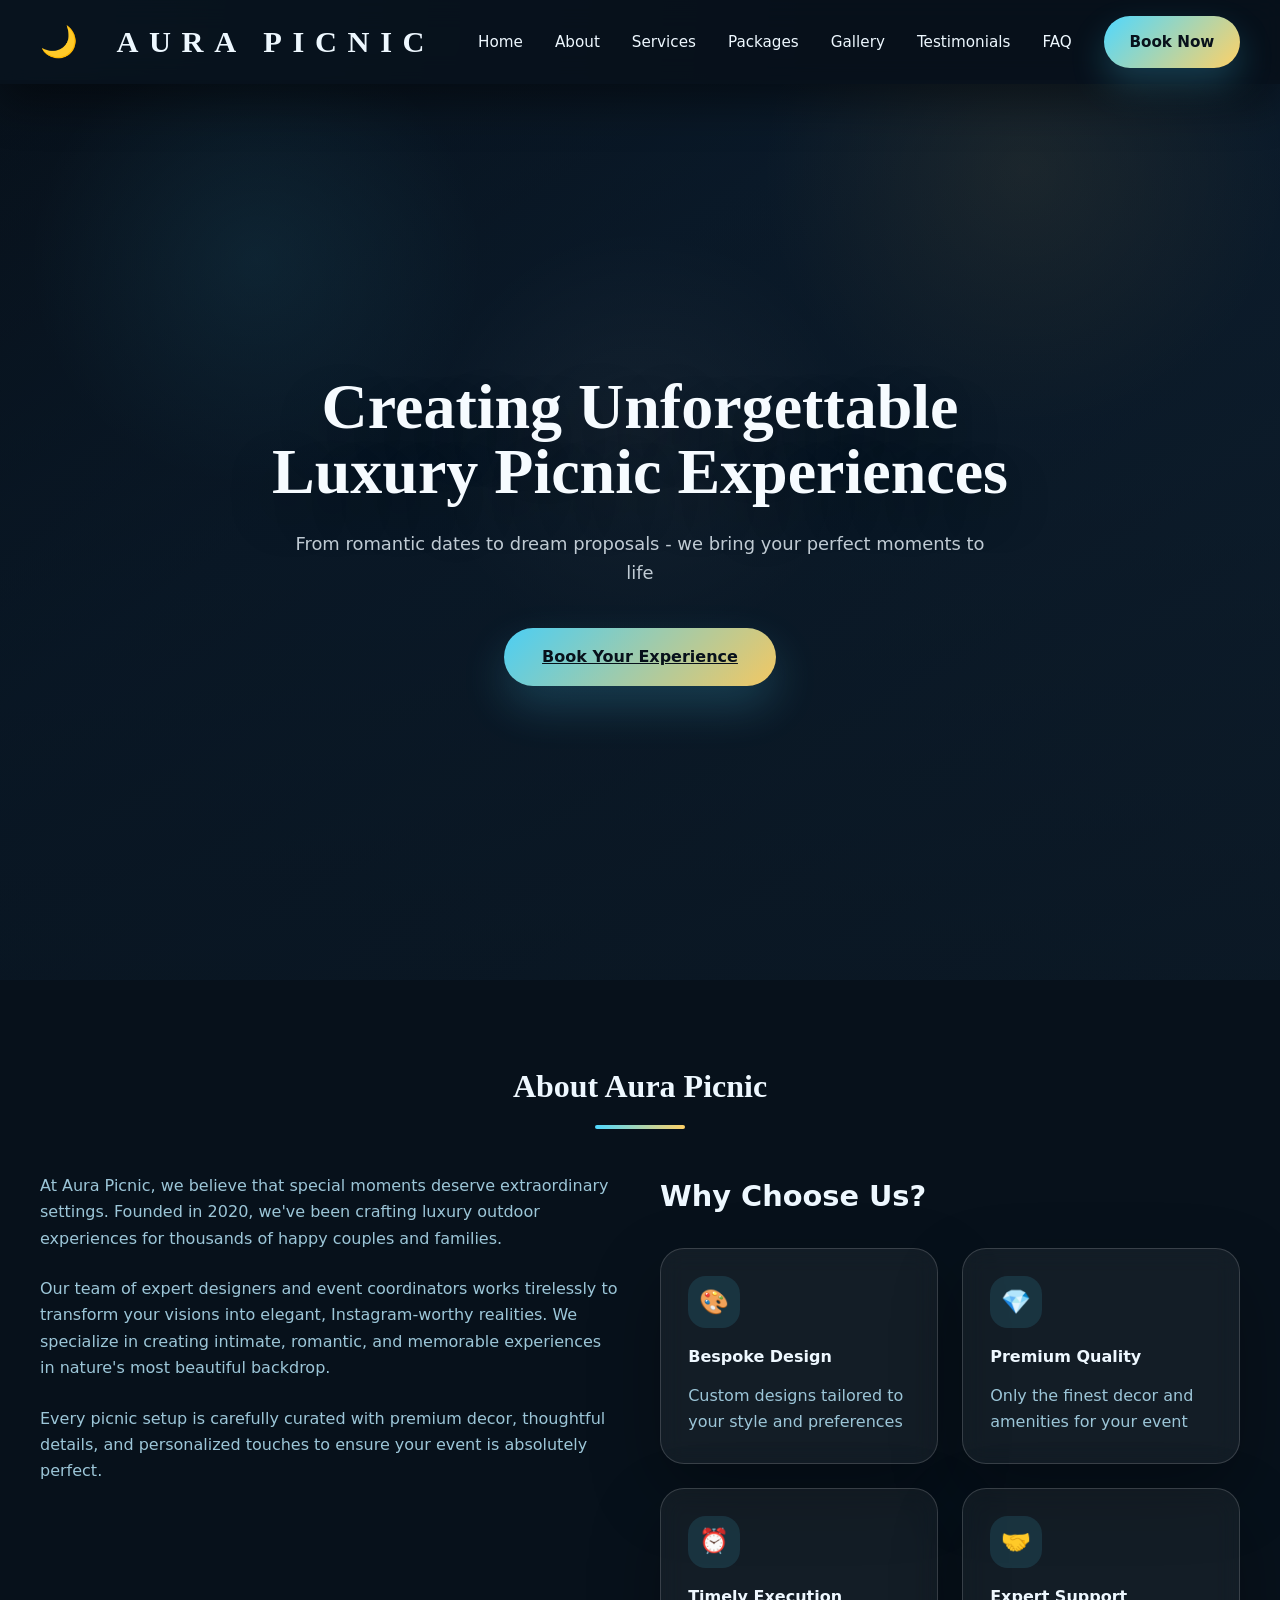
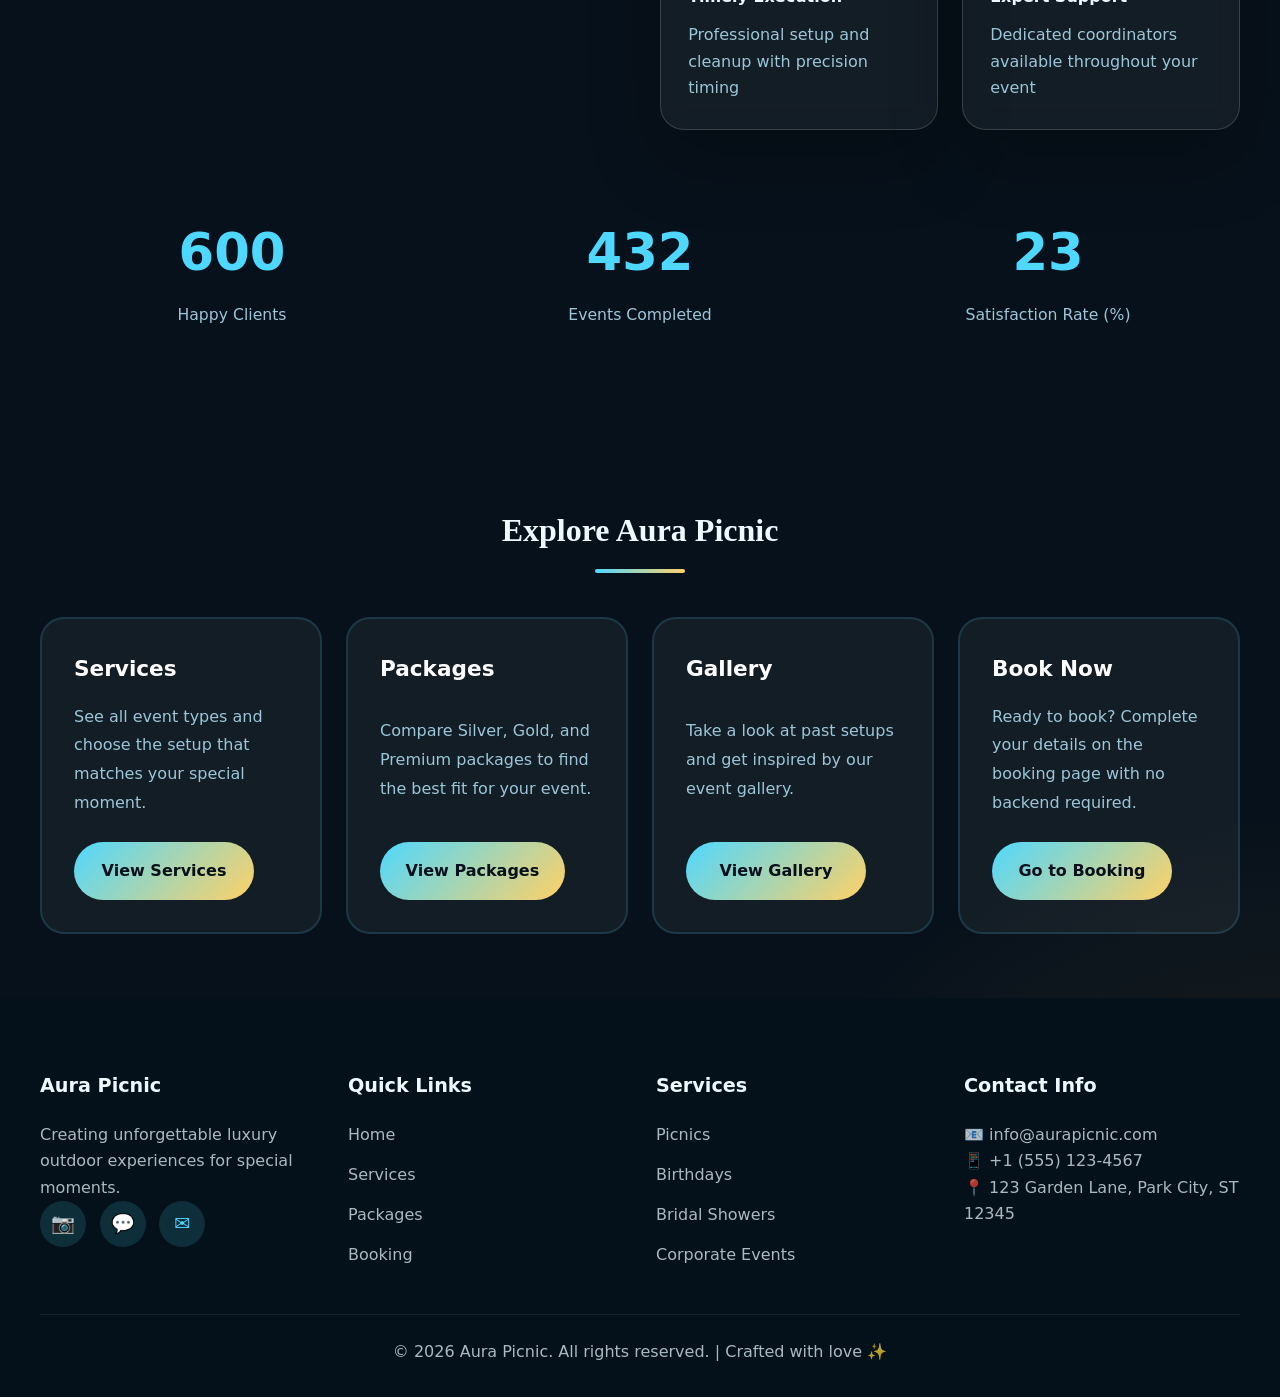
<file: index.html>
<!DOCTYPE html>
<html lang="en">
<head>
    <meta charset="UTF-8">
    <meta name="viewport" content="width=device-width, initial-scale=1.0">
    <title>Aura Picnic - Luxury Picnic & Event Setup</title>
    <link rel="stylesheet" href="style.css">
</head>
<body>
    <!-- ============ NAVIGATION BAR ============ -->
    <nav class="navbar">
        <div class="nav-container">
            <div class="nav-logo">
                <span class="logo-icon">🌙</span> Aura Picnic
            </div>
            <div class="hamburger" id="hamburger">
                <span></span>
                <span></span>
                <span></span>
            </div>
            <ul class="nav-menu" id="navMenu">
                <li><a href="index.html" class="nav-link">Home</a></li>
                <li><a href="index.html#about" class="nav-link">About</a></li>
                <li><a href="services.html" class="nav-link">Services</a></li>
                <li><a href="packages.html" class="nav-link">Packages</a></li>
                <li><a href="gallery.html" class="nav-link">Gallery</a></li>
                <li><a href="testimonials.html" class="nav-link">Testimonials</a></li>
                <li><a href="faq.html" class="nav-link">FAQ</a></li>
                <li><a href="booking.html" class="nav-link book-btn">Book Now</a></li>
            </ul>
        </div>
    </nav>

    <!-- ============ HERO SECTION ============ -->
    <section id="home" class="hero">
        <div class="hero-overlay"></div>
        <div class="hero-content">
            <h1 class="hero-title">Creating Unforgettable Luxury Picnic Experiences</h1>
            <p class="hero-subtitle">From romantic dates to dream proposals - we bring your perfect moments to life</p>
            <a href="booking.html" class="cta-button">Book Your Experience</a>
        </div>
    </section>

    <!-- ============ ABOUT US SECTION ============ -->
    <section id="about" class="about">
        <div class="container">
            <h2 class="section-title">About Aura Picnic</h2>
            <div class="about-content">
                <div class="about-text">
                    <p>At Aura Picnic, we believe that special moments deserve extraordinary settings. Founded in 2020, we've been crafting luxury outdoor experiences for thousands of happy couples and families.</p>
                    <p>Our team of expert designers and event coordinators works tirelessly to transform your visions into elegant, Instagram-worthy realities. We specialize in creating intimate, romantic, and memorable experiences in nature's most beautiful backdrop.</p>
                    <p>Every picnic setup is carefully curated with premium decor, thoughtful details, and personalized touches to ensure your event is absolutely perfect.</p>
                </div>
                <div class="why-choose-us">
                    <h3>Why Choose Us?</h3>
                    <div class="why-cards">
                        <div class="why-card">
                            <span class="why-icon">🎨</span>
                            <h4>Bespoke Design</h4>
                            <p>Custom designs tailored to your style and preferences</p>
                        </div>
                        <div class="why-card">
                            <span class="why-icon">💎</span>
                            <h4>Premium Quality</h4>
                            <p>Only the finest decor and amenities for your event</p>
                        </div>
                        <div class="why-card">
                            <span class="why-icon">⏰</span>
                            <h4>Timely Execution</h4>
                            <p>Professional setup and cleanup with precision timing</p>
                        </div>
                        <div class="why-card">
                            <span class="why-icon">🤝</span>
                            <h4>Expert Support</h4>
                            <p>Dedicated coordinators available throughout your event</p>
                        </div>
                    </div>
                </div>
            </div>

            <!-- Animated Counters -->
            <div class="stats-container">
                <div class="stat">
                    <div class="stat-number" data-count="2500">0</div>
                    <div class="stat-label">Happy Clients</div>
                </div>
                <div class="stat">
                    <div class="stat-number" data-count="1800">0</div>
                    <div class="stat-label">Events Completed</div>
                </div>
                <div class="stat">
                    <div class="stat-number" data-count="98">0</div>
                    <div class="stat-label">Satisfaction Rate (%)</div>
                </div>
            </div>
        </div>
    </section>

    <!-- ============ EXPLORE SECTION ============ -->
    <section class="explore">
        <div class="container">
            <h2 class="section-title">Explore Aura Picnic</h2>
            <div class="explore-grid">
                <div class="explore-card">
                    <h3>Services</h3>
                    <p>See all event types and choose the setup that matches your special moment.</p>
                    <a href="services.html" class="package-btn">View Services</a>
                </div>
                <div class="explore-card">
                    <h3>Packages</h3>
                    <p>Compare Silver, Gold, and Premium packages to find the best fit for your event.</p>
                    <a href="packages.html" class="package-btn">View Packages</a>
                </div>
                <div class="explore-card">
                    <h3>Gallery</h3>
                    <p>Take a look at past setups and get inspired by our event gallery.</p>
                    <a href="gallery.html" class="package-btn">View Gallery</a>
                </div>
                <div class="explore-card">
                    <h3>Book Now</h3>
                    <p>Ready to book? Complete your details on the booking page with no backend required.</p>
                    <a href="booking.html" class="package-btn">Go to Booking</a>
                </div>
            </div>
        </div>
    </section>

    <!-- ============ FOOTER / CONTACT SECTION ============ -->
    <footer class="footer">
        <div class="container">
            <div class="footer-content">
                <div class="footer-section">
                    <h4>Aura Picnic</h4>
                    <p>Creating unforgettable luxury outdoor experiences for special moments.</p>
                    <div class="social-links">
                        <a href="#" class="social-icon" title="Instagram">📷</a>
                        <a href="#" class="social-icon" title="WhatsApp">💬</a>
                        <a href="#" class="social-icon" title="Email">✉️</a>
                    </div>
                </div>

                <div class="footer-section">
                    <h4>Quick Links</h4>
                    <ul>
                        <li><a href="index.html">Home</a></li>
                        <li><a href="services.html">Services</a></li>
                        <li><a href="packages.html">Packages</a></li>
                        <li><a href="booking.html">Booking</a></li>
                    </ul>
                </div>

                <div class="footer-section">
                    <h4>Services</h4>
                    <ul>
                        <li><a href="services.html">Picnics</a></li>
                        <li><a href="services.html">Birthdays</a></li>
                        <li><a href="services.html">Bridal Showers</a></li>
                        <li><a href="services.html">Corporate Events</a></li>
                    </ul>
                </div>

                <div class="footer-section">
                    <h4>Contact Info</h4>
                    <p>📧 info@aurapicnic.com</p>
                    <p>📱 +1 (555) 123-4567</p>
                    <p>📍 123 Garden Lane, Park City, ST 12345</p>
                </div>
            </div>

            <div class="footer-bottom">
                <p>&copy; 2026 Aura Picnic. All rights reserved. | Crafted with love ✨</p>
            </div>
        </div>
    </footer>

    <!-- ============ BACK TO TOP BUTTON ============ -->
    <button id="backToTopBtn" class="back-to-top" title="Back to top">
        ↑
    </button>

    <script src="script.js"></script>
</body>
</html>
</file>
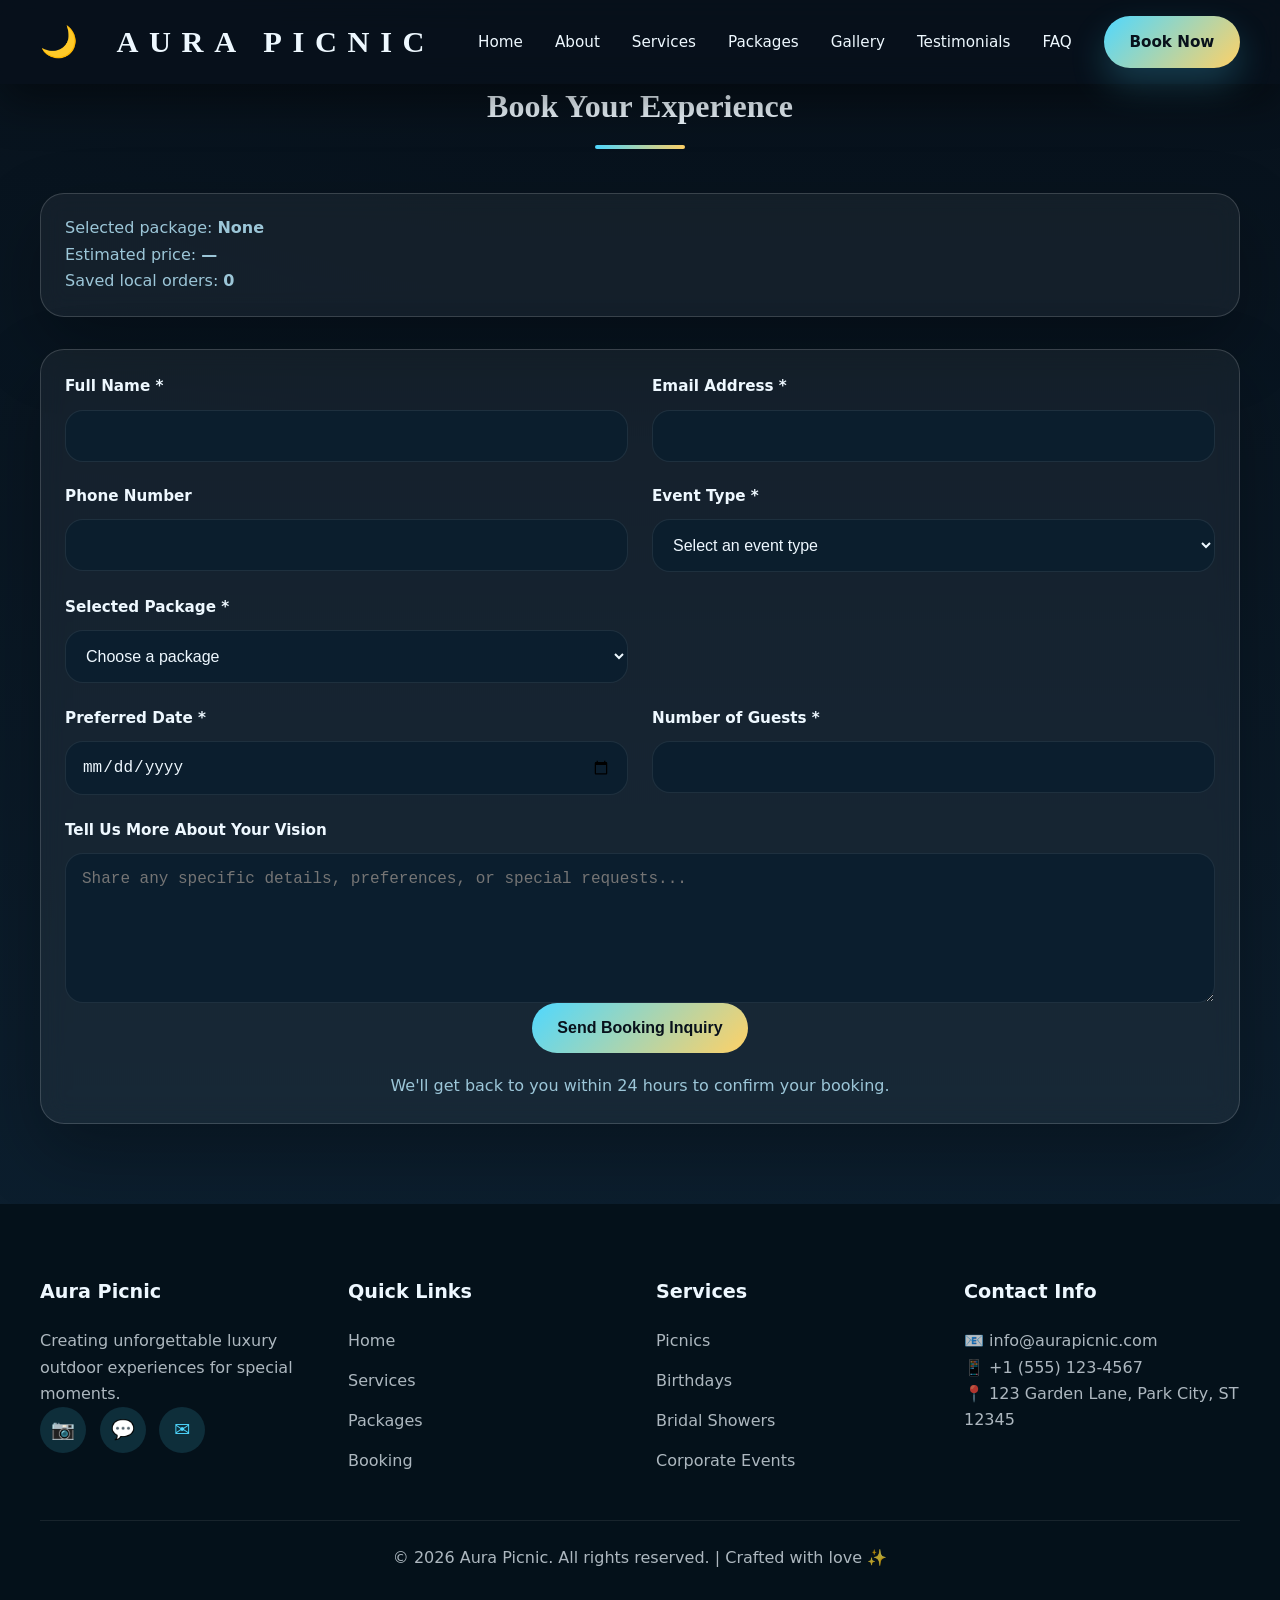
<file: booking.html>
<!DOCTYPE html>
<html lang="en">
<head>
    <meta charset="UTF-8">
    <meta name="viewport" content="width=device-width, initial-scale=1.0">
    <title>Booking - Aura Picnic</title>
    <link rel="stylesheet" href="style.css">
</head>
<body>
    <nav class="navbar">
        <div class="nav-container">
            <div class="nav-logo">
                <span class="logo-icon">🌙</span> Aura Picnic
            </div>
            <div class="hamburger" id="hamburger">
                <span></span>
                <span></span>
                <span></span>
            </div>
            <ul class="nav-menu" id="navMenu">
                <li><a href="index.html" class="nav-link">Home</a></li>
                <li><a href="index.html#about" class="nav-link">About</a></li>
                <li><a href="services.html" class="nav-link">Services</a></li>
                <li><a href="packages.html" class="nav-link">Packages</a></li>
                <li><a href="gallery.html" class="nav-link">Gallery</a></li>
                <li><a href="testimonials.html" class="nav-link">Testimonials</a></li>
                <li><a href="faq.html" class="nav-link">FAQ</a></li>
                <li><a href="booking.html" class="nav-link book-btn">Book Now</a></li>
            </ul>
        </div>
    </nav>

    <section id="booking" class="booking">
        <div class="container">
            <h2 class="section-title">Book Your Experience</h2>
            <div class="booking-summary">
                <p>Selected package: <strong id="selectedPackage">None</strong></p>
                <p>Estimated price: <strong id="estimatedPrice">—</strong></p>
                <p>Saved local orders: <strong id="localOrdersCount">0</strong></p>
                
            </div>
            <div class="booking-wrapper">
                <form class="booking-form" id="bookingForm" novalidate>
                    <div class="form-row">
                        <div class="form-group">
                            <label for="name">Full Name *</label>
                            <input type="text" id="name" name="name" required>
                        </div>
                        <div class="form-group">
                            <label for="email">Email Address *</label>
                            <input type="email" id="email" name="email" required>
                        </div>
                    </div>
                    <div class="form-row">
                        <div class="form-group">
                            <label for="phone">Phone Number</label>
                            <input type="tel" id="phone" name="phone">
                        </div>
                        <div class="form-group">
                            <label for="eventType">Event Type *</label>
                            <select id="eventType" name="eventType" required>
                                <option value="">Select an event type</option>
                                <option value="romantic">Picnic</option>
                                <option value="birthday">Birthday Setup</option>
                                <option value="proposal">Proposal Setup</option>
                                <option value="bridal">Bridal Shower</option>
                                <option value="corporate">Corporate Events</option>
                                <option value="other">Other</option>
                            </select>
                        </div>
                    </div>
                    <div class="form-row">
                        <div class="form-group">
                            <label for="packageSelect">Selected Package *</label>
                            <select id="packageSelect" name="packageSelect" required>
                                <option value="">Choose a package</option>
                                <option value="Silver Package">Silver Package</option>
                                <option value="Gold Package">Gold Package</option>
                                <option value="Premium Package">Premium Package</option>
                            </select>
                        </div>
                    </div>
                    <div class="form-row">
                        <div class="form-group">
                            <label for="eventDate">Preferred Date *</label>
                            <input type="date" id="eventDate" name="eventDate" required>
                        </div>
                        <div class="form-group">
                            <label for="guests">Number of Guests *</label>
                            <input type="number" id="guests" name="guests" min="1" required>
                        </div>
                    </div>
                    <div class="form-group full-width">
                        <label for="message">Tell Us More About Your Vision</label>
                        <textarea id="message" name="message" rows="5" placeholder="Share any specific details, preferences, or special requests..."></textarea>
                    </div>
                    <button type="submit" class="submit-btn">Send Booking Inquiry</button>
                    <p class="form-note">We'll get back to you within 24 hours to confirm your booking.</p>
                </form>
            </div>
            <div id="invoiceSection" class="invoice-section hidden">
                <div class="invoice-card">
                    <div class="invoice-header">
                        <h3>Booking Report</h3>
                        <p class="invoice-note">Save or print this report as proof of your booking request.</p>
                    </div>
                    <div class="invoice-details">
                        <div class="invoice-row"><span>Invoice ID:</span><strong id="invoiceId">—</strong></div>
                        <div class="invoice-row"><span>Booked On:</span><strong id="invoiceSavedAt">—</strong></div>
                        <div class="invoice-row"><span>Name:</span><strong id="invoiceName">—</strong></div>
                        <div class="invoice-row"><span>Email:</span><strong id="invoiceEmail">—</strong></div>
                        <div class="invoice-row"><span>Phone:</span><strong id="invoicePhone">—</strong></div>
                        <div class="invoice-row"><span>Event Type:</span><strong id="invoiceEventType">—</strong></div>
                        <div class="invoice-row"><span>Package:</span><strong id="invoicePackage">—</strong></div>
                        <div class="invoice-row"><span>Event Date:</span><strong id="invoiceDate">—</strong></div>
                        <div class="invoice-row"><span>Guests:</span><strong id="invoiceGuests">—</strong></div>
                        <div class="invoice-row"><span>Estimated Total:</span><strong id="invoiceTotal">—</strong></div>
                        <div class="invoice-row invoice-message"><span>Notes:</span><strong id="invoiceMessage">No special notes provided.</strong></div>
                    </div>
                    <button type="button" id="printInvoiceBtn" class="submit-btn">Print Report</button>
                </div>
            </div>
        </div>
    </section>

    <footer class="footer">
        <div class="container">
            <div class="footer-content">
                <div class="footer-section">
                    <h4>Aura Picnic</h4>
                    <p>Creating unforgettable luxury outdoor experiences for special moments.</p>
                    <div class="social-links">
                        <a href="#" class="social-icon" title="Instagram">📷</a>
                        <a href="#" class="social-icon" title="WhatsApp">💬</a>
                        <a href="#" class="social-icon" title="Email">✉️</a>
                    </div>
                </div>
                <div class="footer-section">
                    <h4>Quick Links</h4>
                    <ul>
                        <li><a href="index.html">Home</a></li>
                        <li><a href="services.html">Services</a></li>
                        <li><a href="packages.html">Packages</a></li>
                        <li><a href="booking.html">Booking</a></li>
                    </ul>
                </div>
                <div class="footer-section">
                    <h4>Services</h4>
                    <ul>
                        <li><a href="services.html">Picnics</a></li>
                        <li><a href="services.html">Birthdays</a></li>
                        <li><a href="services.html">Bridal Showers</a></li>
                        <li><a href="services.html">Corporate Events</a></li>
                    </ul>
                </div>
                <div class="footer-section">
                    <h4>Contact Info</h4>
                    <p>📧 info@aurapicnic.com</p>
                    <p>📱 +1 (555) 123-4567</p>
                    <p>📍 123 Garden Lane, Park City, ST 12345</p>
                </div>
            </div>
            <div class="footer-bottom">
                <p>&copy; 2026 Aura Picnic. All rights reserved. | Crafted with love ✨</p>
            </div>
        </div>
    </footer>

    <button id="backToTopBtn" class="back-to-top" title="Back to top">↑</button>
    <script src="script.js"></script>
</body>
</html>
</file>
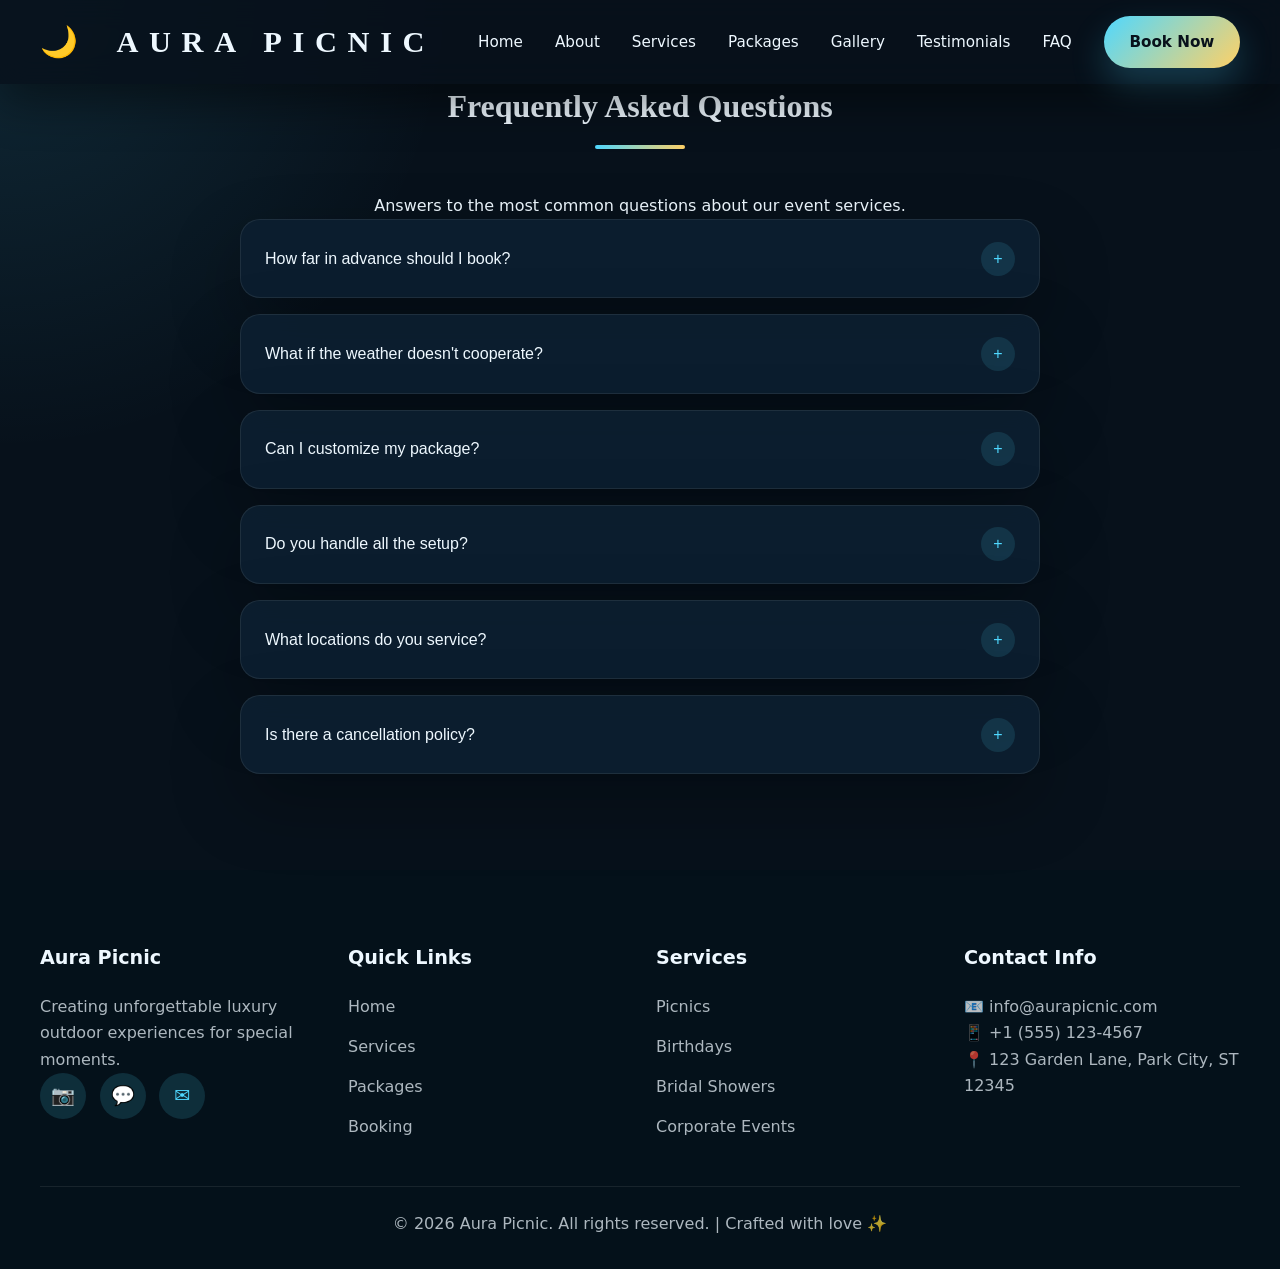
<file: faq.html>
<!DOCTYPE html>
<html lang="en">
<head>
    <meta charset="UTF-8">
    <meta name="viewport" content="width=device-width, initial-scale=1.0">
    <title>FAQ - Aura Picnic</title>
    <link rel="stylesheet" href="style.css">
</head>
<body>
    <nav class="navbar">
        <div class="nav-container">
            <div class="nav-logo">
                <span class="logo-icon">🌙</span> Aura Picnic
            </div>
            <div class="hamburger" id="hamburger">
                <span></span>
                <span></span>
                <span></span>
            </div>
            <ul class="nav-menu" id="navMenu">
                <li><a href="index.html" class="nav-link">Home</a></li>
                <li><a href="index.html#about" class="nav-link">About</a></li>
                <li><a href="services.html" class="nav-link">Services</a></li>
                <li><a href="packages.html" class="nav-link">Packages</a></li>
                <li><a href="gallery.html" class="nav-link">Gallery</a></li>
                <li><a href="testimonials.html" class="nav-link">Testimonials</a></li>
                <li><a href="faq.html" class="nav-link">FAQ</a></li>
                <li><a href="booking.html" class="nav-link book-btn">Book Now</a></li>
            </ul>
        </div>
    </nav>

    <section id="faq" class="faq">
        <div class="container">
            <h2 class="section-title">Frequently Asked Questions</h2>
            <p class="section-subtitle" align="center">Answers to the most common questions about our event services.</p>
            <div class="faq-container">
                <div class="faq-item">
                    <button class="faq-question">
                        <span>How far in advance should I book?</span>
                        <span class="faq-icon">+</span>
                    </button>
                    <div class="faq-answer">
                        <p>We recommend booking at least 2-3 weeks in advance for standard packages. For custom designs and peak season dates, we suggest booking 4-6 weeks ahead to ensure availability.</p>
                    </div>
                </div>
                <div class="faq-item">
                    <button class="faq-question">
                        <span>What if the weather doesn't cooperate?</span>
                        <span class="faq-icon">+</span>
                    </button>
                    <div class="faq-answer">
                        <p>We closely monitor weather forecasts and provide updates before your event. We offer options including rescheduling, indoor alternatives, or tent coverage to ensure your special day goes smoothly.</p>
                    </div>
                </div>
                <div class="faq-item">
                    <button class="faq-question">
                        <span>Can I customize my package?</span>
                        <span class="faq-icon">+</span>
                    </button>
                    <div class="faq-answer">
                        <p>Absolutely! Our team loves working with clients to create custom packages. Contact us for a consultation to discuss your specific needs and budget.</p>
                    </div>
                </div>
                <div class="faq-item">
                    <button class="faq-question">
                        <span>Do you handle all the setup?</span>
                        <span class="faq-icon">+</span>
                    </button>
                    <div class="faq-answer">
                        <p>Yes! Our professional team handles complete setup and cleanup. We'll arrive early, set everything up perfectly, and clean up after your event. You just enjoy the experience!</p>
                    </div>
                </div>
                <div class="faq-item">
                    <button class="faq-question">
                        <span>What locations do you service?</span>
                        <span class="faq-icon">+</span>
                    </button>
                    <div class="faq-answer">
                        <p>We service a 50-mile radius from the city center, including parks, beaches, and private properties. Contact us to check if your desired location is within our service area.</p>
                    </div>
                </div>
                <div class="faq-item">
                    <button class="faq-question">
                        <span>Is there a cancellation policy?</span>
                        <span class="faq-icon">+</span>
                    </button>
                    <div class="faq-answer">
                        <p>Cancellations made 2 weeks before the event receive a full refund. Cancellations within 2 weeks incur a 50% fee. We offer date changes anytime without penalties.</p>
                    </div>
                </div>
            </div>
        </div>
    </section>

    <footer class="footer">
        <div class="container">
            <div class="footer-content">
                <div class="footer-section">
                    <h4>Aura Picnic</h4>
                    <p>Creating unforgettable luxury outdoor experiences for special moments.</p>
                    <div class="social-links">
                        <a href="#" class="social-icon" title="Instagram">📷</a>
                        <a href="#" class="social-icon" title="WhatsApp">💬</a>
                        <a href="#" class="social-icon" title="Email">✉️</a>
                    </div>
                </div>
                <div class="footer-section">
                    <h4>Quick Links</h4>
                    <ul>
                        <li><a href="index.html">Home</a></li>
                        <li><a href="services.html">Services</a></li>
                        <li><a href="packages.html">Packages</a></li>
                        <li><a href="booking.html">Booking</a></li>
                    </ul>
                </div>
                <div class="footer-section">
                    <h4>Services</h4>
                    <ul>
                        <li><a href="services.html">Picnics</a></li>
                        <li><a href="services.html">Birthdays</a></li>
                        <li><a href="services.html">Bridal Showers</a></li>
                        <li><a href="services.html">Corporate Events</a></li>
                    </ul>
                </div>
                <div class="footer-section">
                    <h4>Contact Info</h4>
                    <p>📧 info@aurapicnic.com</p>
                    <p>📱 +1 (555) 123-4567</p>
                    <p>📍 123 Garden Lane, Park City, ST 12345</p>
                </div>
            </div>
            <div class="footer-bottom">
                <p>&copy; 2026 Aura Picnic. All rights reserved. | Crafted with love ✨</p>
            </div>
        </div>
    </footer>

    <button id="backToTopBtn" class="back-to-top" title="Back to top">↑</button>
    <script src="script.js"></script>
</body>
</html>
</file>
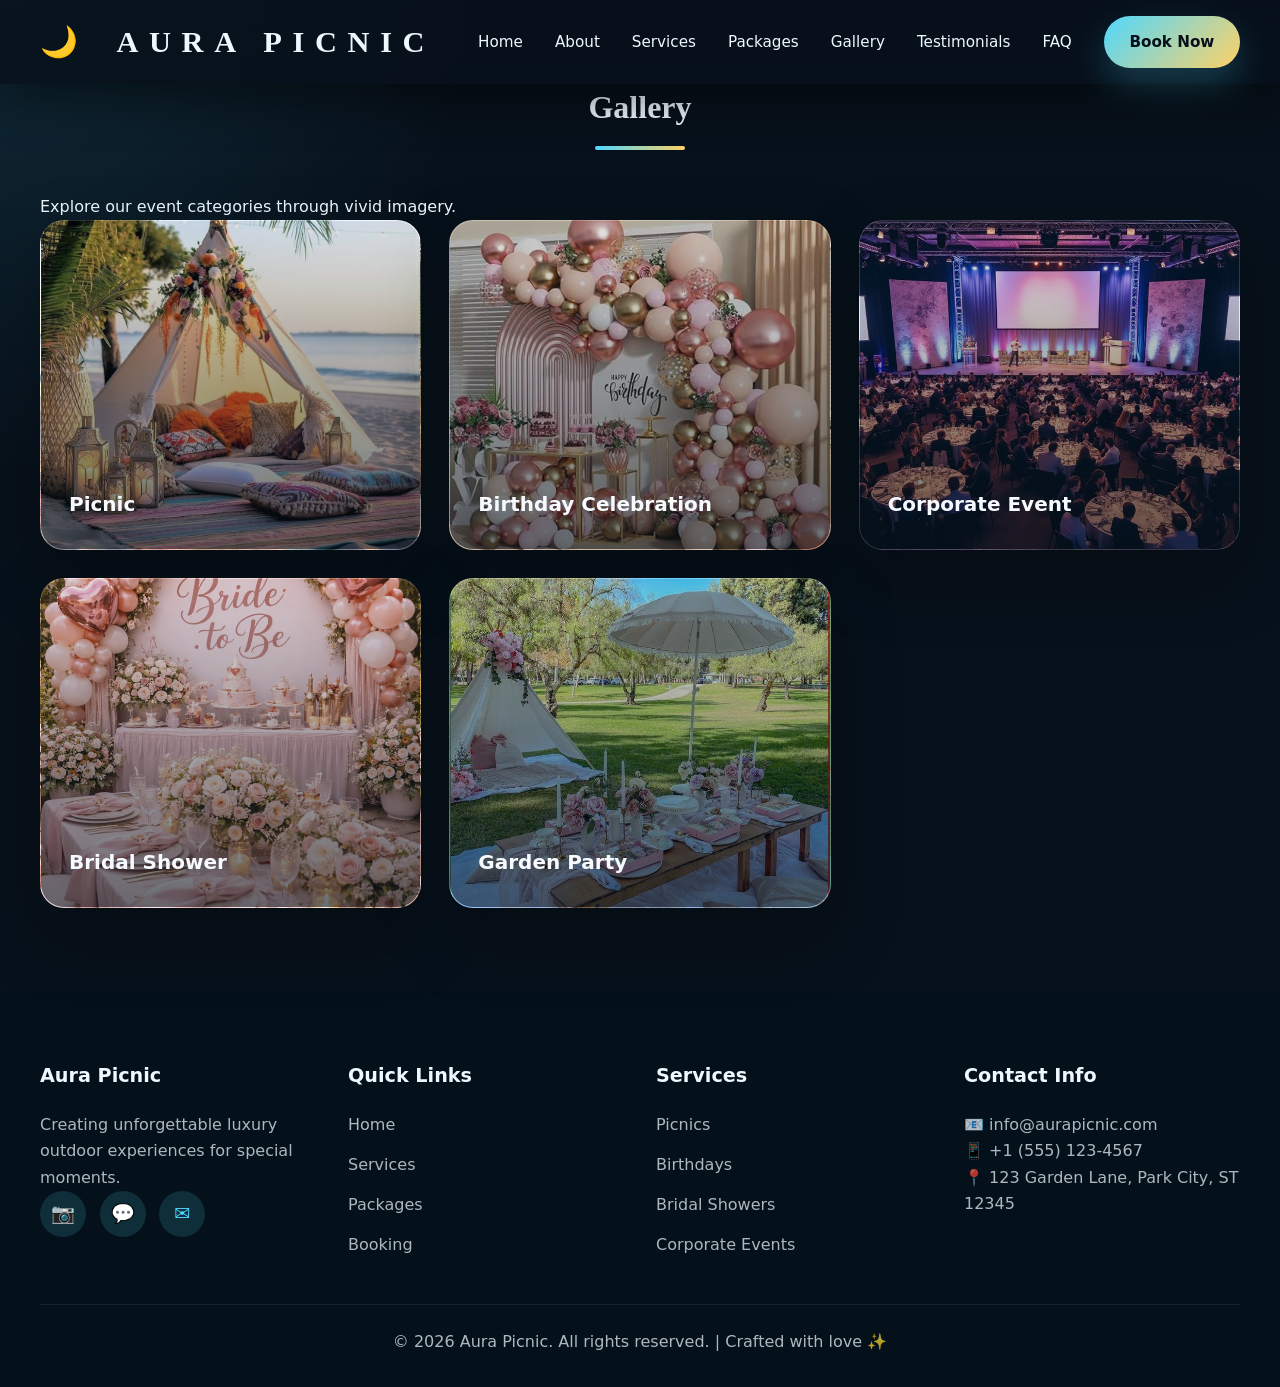
<file: gallery.html>
<!DOCTYPE html>
<html lang="en">
<head>
    <meta charset="UTF-8">
    <meta name="viewport" content="width=device-width, initial-scale=1.0">
    <title>Gallery - Aura Picnic</title>
    <link rel="stylesheet" href="style.css">
</head>
<body>
    <nav class="navbar">
        <div class="nav-container">
            <div class="nav-logo">
                <span class="logo-icon">🌙</span> Aura Picnic
            </div>
            <div class="hamburger" id="hamburger">
                <span></span>
                <span></span>
                <span></span>
            </div>
            <ul class="nav-menu" id="navMenu">
                <li><a href="index.html" class="nav-link">Home</a></li>
                <li><a href="index.html#about" class="nav-link">About</a></li>
                <li><a href="services.html" class="nav-link">Services</a></li>
                <li><a href="packages.html" class="nav-link">Packages</a></li>
                <li><a href="gallery.html" class="nav-link">Gallery</a></li>
                <li><a href="testimonials.html" class="nav-link">Testimonials</a></li>
                <li><a href="faq.html" class="nav-link">FAQ</a></li>
                <li><a href="booking.html" class="nav-link book-btn">Book Now</a></li>
            </ul>
        </div>
    </nav>

    <section id="gallery" class="gallery">
        <div class="container">
            <h2 class="section-title">Gallery</h2>
            <p class="section-subtitle">Explore our event categories through vivid imagery.</p>
            <div class="gallery-grid">
                <div class="gallery-item" style="background-image: url('images/picnic.jpg');">
                    <div class="gallery-overlay"><span class="gallery-title">Picnic</span></div>
                </div>
                <div class="gallery-item" style="background-image: url('images/birthday.jpg');">
                    <div class="gallery-overlay"><span class="gallery-title">Birthday Celebration</span></div>
                </div>
                <div class="gallery-item" style="background-image: url('images/corporate.jpg');">
                    <div class="gallery-overlay"><span class="gallery-title">Corporate Event</span></div>
                </div>
                <div class="gallery-item" style="background-image: url('images/bridalshower.jpg');">
                    <div class="gallery-overlay"><span class="gallery-title">Bridal Shower</span></div>
                </div>
                <div class="gallery-item" style="background-image: url('images/garden.jpg');">
                    <div class="gallery-overlay"><span class="gallery-title">Garden Party</span></div>
                </div>
            </div>
        </div>
    </section>

    <footer class="footer">
        <div class="container">
            <div class="footer-content">
                <div class="footer-section">
                    <h4>Aura Picnic</h4>
                    <p>Creating unforgettable luxury outdoor experiences for special moments.</p>
                    <div class="social-links">
                        <a href="#" class="social-icon" title="Instagram">📷</a>
                        <a href="#" class="social-icon" title="WhatsApp">💬</a>
                        <a href="#" class="social-icon" title="Email">✉️</a>
                    </div>
                </div>
                <div class="footer-section">
                    <h4>Quick Links</h4>
                    <ul>
                        <li><a href="index.html">Home</a></li>
                        <li><a href="services.html">Services</a></li>
                        <li><a href="packages.html">Packages</a></li>
                        <li><a href="booking.html">Booking</a></li>
                    </ul>
                </div>
                <div class="footer-section">
                    <h4>Services</h4>
                    <ul>
                        <li><a href="services.html">Picnics</a></li>
                        <li><a href="services.html">Birthdays</a></li>
                        <li><a href="services.html">Bridal Showers</a></li>
                        <li><a href="services.html">Corporate Events</a></li>
                    </ul>
                </div>
                <div class="footer-section">
                    <h4>Contact Info</h4>
                    <p>📧 info@aurapicnic.com</p>
                    <p>📱 +1 (555) 123-4567</p>
                    <p>📍 123 Garden Lane, Park City, ST 12345</p>
                </div>
            </div>
            <div class="footer-bottom">
                <p>&copy; 2026 Aura Picnic. All rights reserved. | Crafted with love ✨</p>
            </div>
        </div>
    </footer>

    <button id="backToTopBtn" class="back-to-top" title="Back to top">↑</button>
    <script src="script.js"></script>
</body>
</html>
</file>
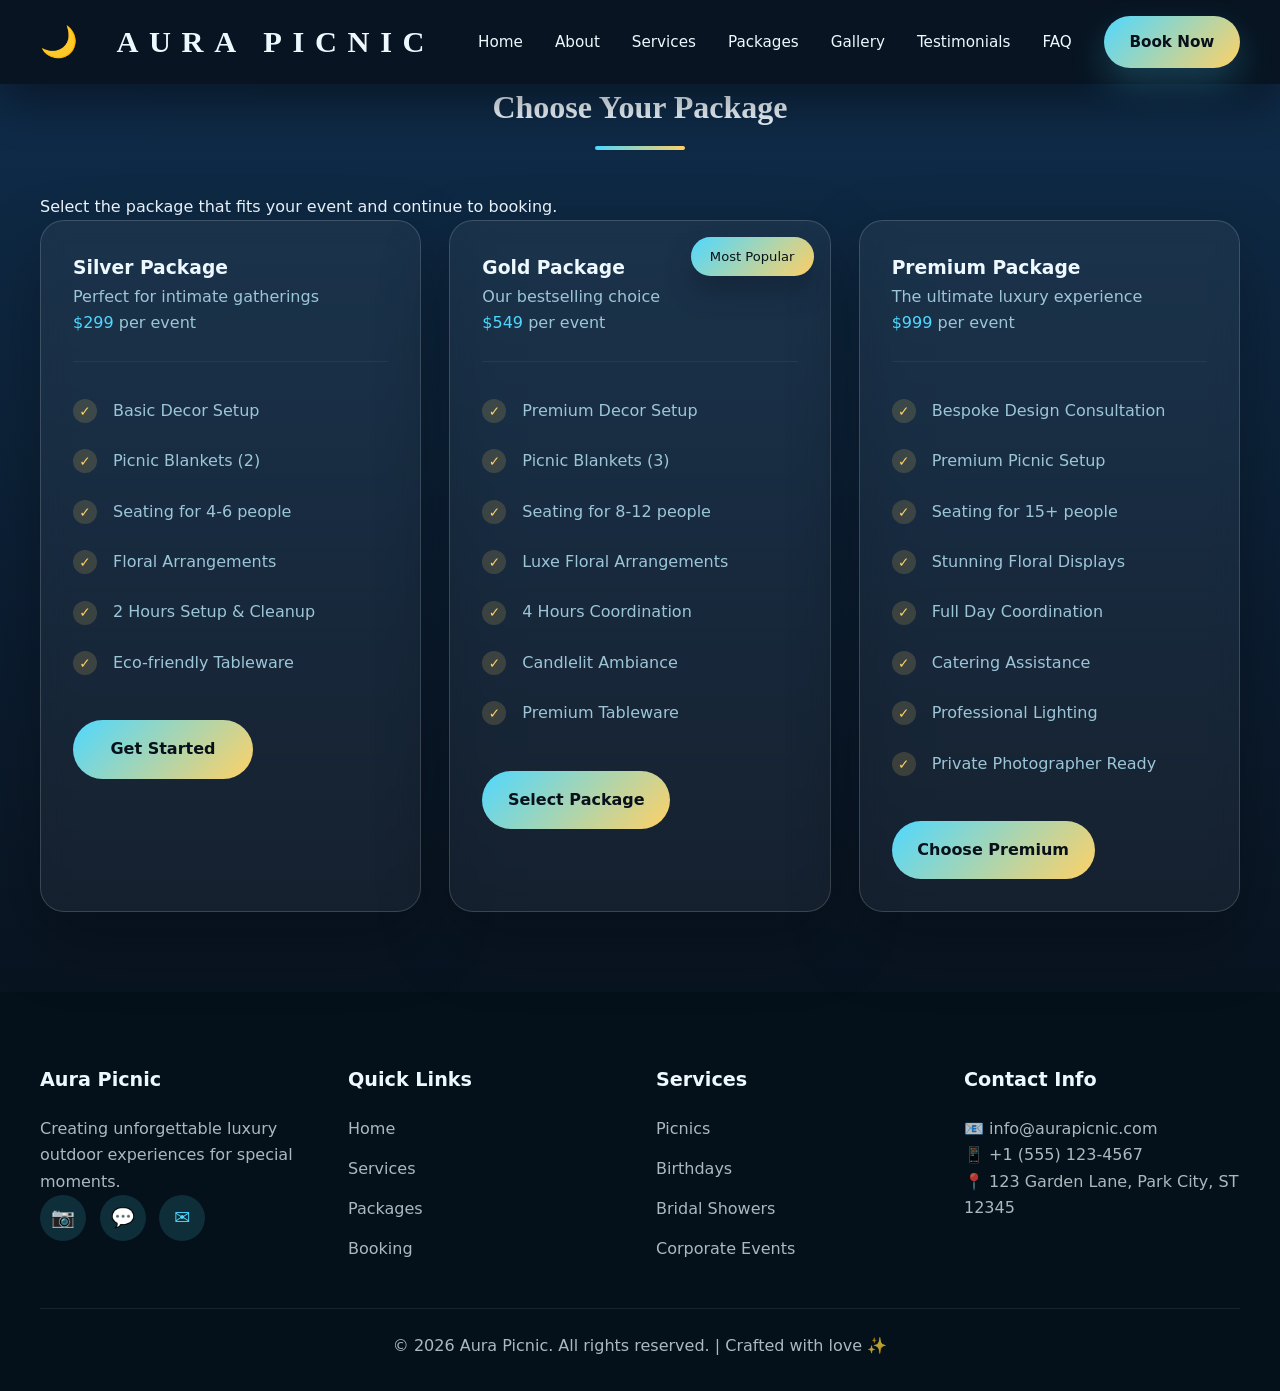
<file: packages.html>
<!DOCTYPE html>
<html lang="en">
<head>
    <meta charset="UTF-8">
    <meta name="viewport" content="width=device-width, initial-scale=1.0">
    <title>Packages - Aura Picnic</title>
    <link rel="stylesheet" href="style.css">
</head>
<body>
    <nav class="navbar">
        <div class="nav-container">
            <div class="nav-logo">
                <span class="logo-icon">🌙</span> Aura Picnic
            </div>
            <div class="hamburger" id="hamburger">
                <span></span>
                <span></span>
                <span></span>
            </div>
            <ul class="nav-menu" id="navMenu">
                <li><a href="index.html" class="nav-link">Home</a></li>
                <li><a href="index.html#about" class="nav-link">About</a></li>
                <li><a href="services.html" class="nav-link">Services</a></li>
                <li><a href="packages.html" class="nav-link">Packages</a></li>
                <li><a href="gallery.html" class="nav-link">Gallery</a></li>
                <li><a href="testimonials.html" class="nav-link">Testimonials</a></li>
                <li><a href="faq.html" class="nav-link">FAQ</a></li>
                <li><a href="booking.html" class="nav-link book-btn">Book Now</a></li>
            </ul>
        </div>
    </nav>

    <section id="packages" class="packages">
        <div class="container">
            <h2 class="section-title">Choose Your Package</h2>
            <p class="section-subtitle">Select the package that fits your event and continue to booking.</p>
            <div class="packages-grid">
                <div class="package-card">
                    <div class="package-header">
                        <h3>Silver Package</h3>
                        <p class="package-subtitle">Perfect for intimate gatherings</p>
                    </div>
                    <div class="package-price">
                        <span class="price-amount">$299</span>
                        <span class="price-period">per event</span>
                    </div>
                    <ul class="package-features">
                        <li><span class="check">✓</span> Basic Decor Setup</li>
                        <li><span class="check">✓</span> Picnic Blankets (2)</li>
                        <li><span class="check">✓</span> Seating for 4-6 people</li>
                        <li><span class="check">✓</span> Floral Arrangements</li>
                        <li><span class="check">✓</span> 2 Hours Setup & Cleanup</li>
                        <li><span class="check">✓</span> Eco-friendly Tableware</li>
                    </ul>
                    <a href="booking.html" class="package-btn">Get Started</a>
                </div>
                <div class="package-card featured">
                    <div class="package-ribbon">Most Popular</div>
                    <div class="package-header">
                        <h3>Gold Package</h3>
                        <p class="package-subtitle">Our bestselling choice</p>
                    </div>
                    <div class="package-price">
                        <span class="price-amount">$549</span>
                        <span class="price-period">per event</span>
                    </div>
                    <ul class="package-features">
                        <li><span class="check">✓</span> Premium Decor Setup</li>
                        <li><span class="check">✓</span> Picnic Blankets (3)</li>
                        <li><span class="check">✓</span> Seating for 8-12 people</li>
                        <li><span class="check">✓</span> Luxe Floral Arrangements</li>
                        <li><span class="check">✓</span> 4 Hours Coordination</li>
                        <li><span class="check">✓</span> Candlelit Ambiance</li>
                        <li><span class="check">✓</span> Premium Tableware</li>
                    </ul>
                    <a href="booking.html" class="package-btn">Select Package</a>
                </div>
                <div class="package-card">
                    <div class="package-header">
                        <h3>Premium Package</h3>
                        <p class="package-subtitle">The ultimate luxury experience</p>
                    </div>
                    <div class="package-price">
                        <span class="price-amount">$999</span>
                        <span class="price-period">per event</span>
                    </div>
                    <ul class="package-features">
                        <li><span class="check">✓</span> Bespoke Design Consultation</li>
                        <li><span class="check">✓</span> Premium Picnic Setup</li>
                        <li><span class="check">✓</span> Seating for 15+ people</li>
                        <li><span class="check">✓</span> Stunning Floral Displays</li>
                        <li><span class="check">✓</span> Full Day Coordination</li>
                        <li><span class="check">✓</span> Catering Assistance</li>
                        <li><span class="check">✓</span> Professional Lighting</li>
                        <li><span class="check">✓</span> Private Photographer Ready</li>
                    </ul>
                    <a href="booking.html" class="package-btn">Choose Premium</a>
                </div>
            </div>
        </div>
    </section>

    <footer class="footer">
        <div class="container">
            <div class="footer-content">
                <div class="footer-section">
                    <h4>Aura Picnic</h4>
                    <p>Creating unforgettable luxury outdoor experiences for special moments.</p>
                    <div class="social-links">
                        <a href="#" class="social-icon" title="Instagram">📷</a>
                        <a href="#" class="social-icon" title="WhatsApp">💬</a>
                        <a href="#" class="social-icon" title="Email">✉️</a>
                    </div>
                </div>
                <div class="footer-section">
                    <h4>Quick Links</h4>
                    <ul>
                        <li><a href="index.html">Home</a></li>
                        <li><a href="services.html">Services</a></li>
                        <li><a href="packages.html">Packages</a></li>
                        <li><a href="booking.html">Booking</a></li>
                    </ul>
                </div>
                <div class="footer-section">
                    <h4>Services</h4>
                    <ul>
                        <li><a href="services.html">Picnics</a></li>
                        <li><a href="services.html">Birthdays</a></li>
                        <li><a href="services.html">Bridal Showers</a></li>
                        <li><a href="services.html">Corporate Events</a></li>
                    </ul>
                </div>
                <div class="footer-section">
                    <h4>Contact Info</h4>
                    <p>📧 info@aurapicnic.com</p>
                    <p>📱 +1 (555) 123-4567</p>
                    <p>📍 123 Garden Lane, Park City, ST 12345</p>
                </div>
            </div>
            <div class="footer-bottom">
                <p>&copy; 2026 Aura Picnic. All rights reserved. | Crafted with love ✨</p>
            </div>
        </div>
    </footer>

    <button id="backToTopBtn" class="back-to-top" title="Back to top">↑</button>
    <script src="script.js"></script>
</body>
</html>
</file>
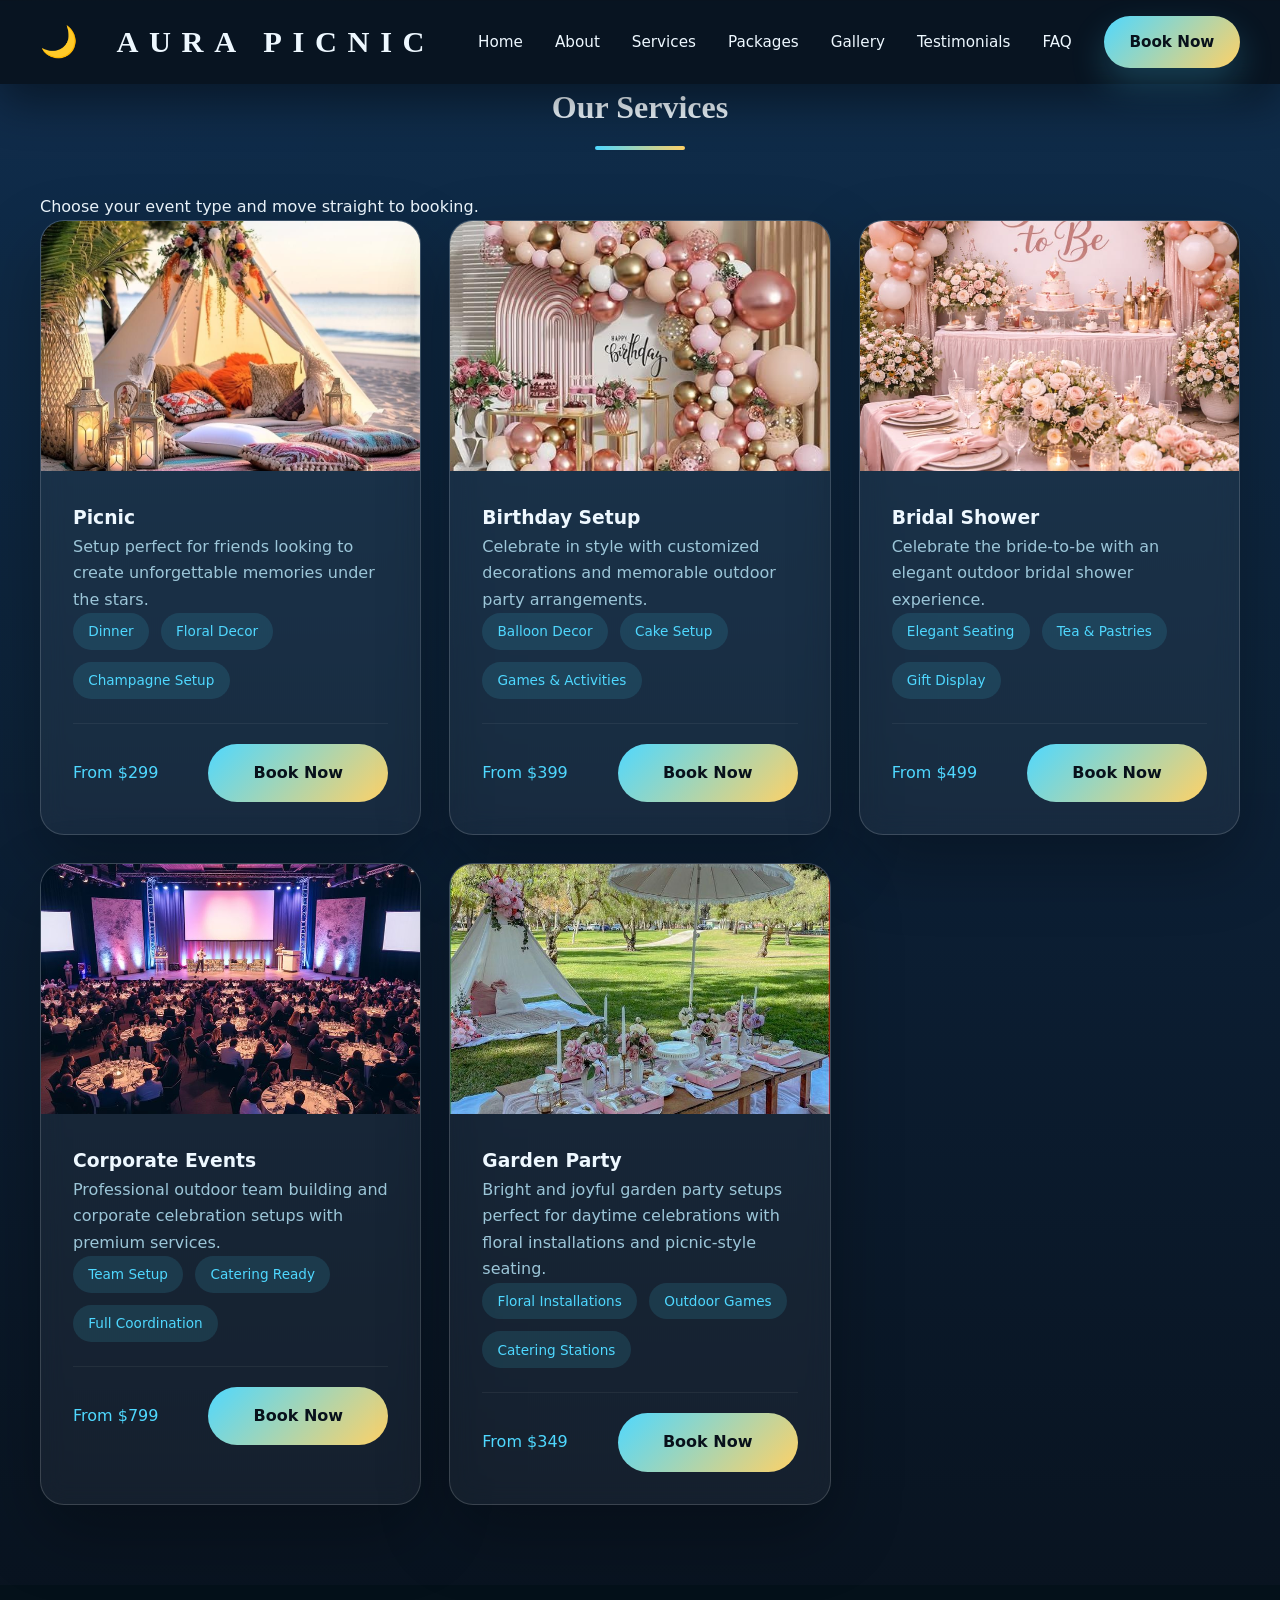
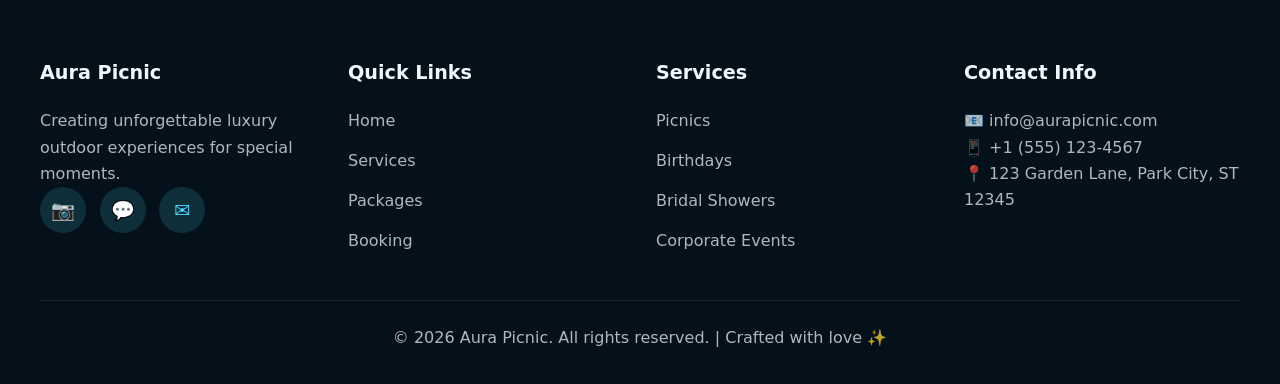
<file: services.html>
<!DOCTYPE html>
<html lang="en">
<head>
    <meta charset="UTF-8">
    <meta name="viewport" content="width=device-width, initial-scale=1.0">
    <title>Services - Aura Picnic</title>
    <link rel="stylesheet" href="style.css">
</head>
<body>
    <nav class="navbar">
        <div class="nav-container">
            <div class="nav-logo">
                <span class="logo-icon">🌙</span> Aura Picnic
            </div>
            <div class="hamburger" id="hamburger">
                <span></span>
                <span></span>
                <span></span>
            </div>
            <ul class="nav-menu" id="navMenu">
                <li><a href="index.html" class="nav-link">Home</a></li>
                <li><a href="index.html#about" class="nav-link">About</a></li>
                <li><a href="services.html" class="nav-link">Services</a></li>
                <li><a href="packages.html" class="nav-link">Packages</a></li>
                <li><a href="gallery.html" class="nav-link">Gallery</a></li>
                <li><a href="testimonials.html" class="nav-link">Testimonials</a></li>
                <li><a href="faq.html" class="nav-link">FAQ</a></li>
                <li><a href="booking.html" class="nav-link book-btn">Book Now</a></li>
            </ul>
        </div>
    </nav>

    <section id="services" class="services">
        <div class="container">
            <h2 class="section-title">Our Services</h2>
            <p class="section-subtitle">Choose your event type and move straight to booking.</p>
            <div class="services-grid">
                <div class="service-card">
                    <div class="service-image" style="background-image: url('images/picnic.jpg'); background-size: cover; background-position: center;"></div>
                    <div class="service-content">
                        <h3>Picnic</h3>
                        <p>Setup perfect for friends looking to create unforgettable memories under the stars.</p>
                        <div class="service-features">
                            <span class="feature-tag">Dinner</span>
                            <span class="feature-tag">Floral Decor</span>
                            <span class="feature-tag">Champagne Setup</span>
                        </div>
                        <div class="service-footer">
                            <span class="price">From $299</span>
                            <a href="booking.html" class="service-btn">Book Now</a>
                        </div>
                    </div>
                </div>
              
                <div class="service-card">
                    <div class="service-image" style="background-image: url('images/birthday.jpg'); background-size: cover; background-position: center;"></div>
                    <div class="service-content">
                        <h3>Birthday Setup</h3>
                        <p>Celebrate in style with customized decorations and memorable outdoor party arrangements.</p>
                        <div class="service-features">
                            <span class="feature-tag">Balloon Decor</span>
                            <span class="feature-tag">Cake Setup</span>
                            <span class="feature-tag">Games & Activities</span>
                        </div>
                        <div class="service-footer">
                            <span class="price">From $399</span>
                            <a href="booking.html" class="service-btn">Book Now</a>
                        </div>
                    </div>
                </div>
                <div class="service-card">
                    <div class="service-image" style="background-image: url('images/bridalshower.jpg'); background-size: cover; background-position: center;"></div>
                    <div class="service-content">
                        <h3>Bridal Shower</h3>
                        <p>Celebrate the bride-to-be with an elegant outdoor bridal shower experience.</p>
                        <div class="service-features">
                            <span class="feature-tag">Elegant Seating</span>
                            <span class="feature-tag">Tea & Pastries</span>
                            <span class="feature-tag">Gift Display</span>
                        </div>
                        <div class="service-footer">
                            <span class="price">From $499</span>
                            <a href="booking.html" class="service-btn">Book Now</a>
                        </div>
                    </div>
                </div>
                <div class="service-card">
                    <div class="service-image" style="background-image: url('images/corporate.jpg'); background-size: cover; background-position: center;"></div>
                    <div class="service-content">
                        <h3>Corporate Events</h3>
                        <p>Professional outdoor team building and corporate celebration setups with premium services.</p>
                        <div class="service-features">
                            <span class="feature-tag">Team Setup</span>
                            <span class="feature-tag">Catering Ready</span>
                            <span class="feature-tag">Full Coordination</span>
                        </div>
                        <div class="service-footer">
                            <span class="price">From $799</span>
                            <a href="booking.html" class="service-btn">Book Now</a>
                        </div>
                    </div>
                </div>
                <div class="service-card">
                    <div class="service-image" style="background-image: url('images/garden.jpg'); background-size: cover; background-position: center;"></div>
                    <div class="service-content">
                        <h3>Garden Party</h3>
                        <p>Bright and joyful garden party setups perfect for daytime celebrations with floral installations and picnic-style seating.</p>
                        <div class="service-features">
                            <span class="feature-tag">Floral Installations</span>
                            <span class="feature-tag">Outdoor Games</span>
                            <span class="feature-tag">Catering Stations</span>
                        </div>
                        <div class="service-footer">
                            <span class="price">From $349</span>
                            <a href="booking.html" class="service-btn">Book Now</a>
                        </div>
                    </div>
                </div>
            </div>
        </div>
    </section>

    <footer class="footer">
        <div class="container">
            <div class="footer-content">
                <div class="footer-section">
                    <h4>Aura Picnic</h4>
                    <p>Creating unforgettable luxury outdoor experiences for special moments.</p>
                    <div class="social-links">
                        <a href="#" class="social-icon" title="Instagram">📷</a>
                        <a href="#" class="social-icon" title="WhatsApp">💬</a>
                        <a href="#" class="social-icon" title="Email">✉️</a>
                    </div>
                </div>
                <div class="footer-section">
                    <h4>Quick Links</h4>
                    <ul>
                        <li><a href="index.html">Home</a></li>
                        <li><a href="services.html">Services</a></li>
                        <li><a href="packages.html">Packages</a></li>
                        <li><a href="booking.html">Booking</a></li>
                    </ul>
                </div>
                <div class="footer-section">
                    <h4>Services</h4>
                    <ul>
                        <li><a href="services.html">Picnics</a></li>
                        <li><a href="services.html">Birthdays</a></li>
                        <li><a href="services.html">Bridal Showers</a></li>
                        <li><a href="services.html">Corporate Events</a></li>
                    </ul>
                </div>
                <div class="footer-section">
                    <h4>Contact Info</h4>
                    <p>📧 info@aurapicnic.com</p>
                    <p>📱 +1 (555) 123-4567</p>
                    <p>📍 123 Garden Lane, Park City, ST 12345</p>
                </div>
            </div>
            <div class="footer-bottom">
                <p>&copy; 2026 Aura Picnic. All rights reserved. | Crafted with love ✨</p>
            </div>
        </div>
    </footer>

    <button id="backToTopBtn" class="back-to-top" title="Back to top">↑</button>
    <script src="script.js"></script>
</body>
</html>
</file>
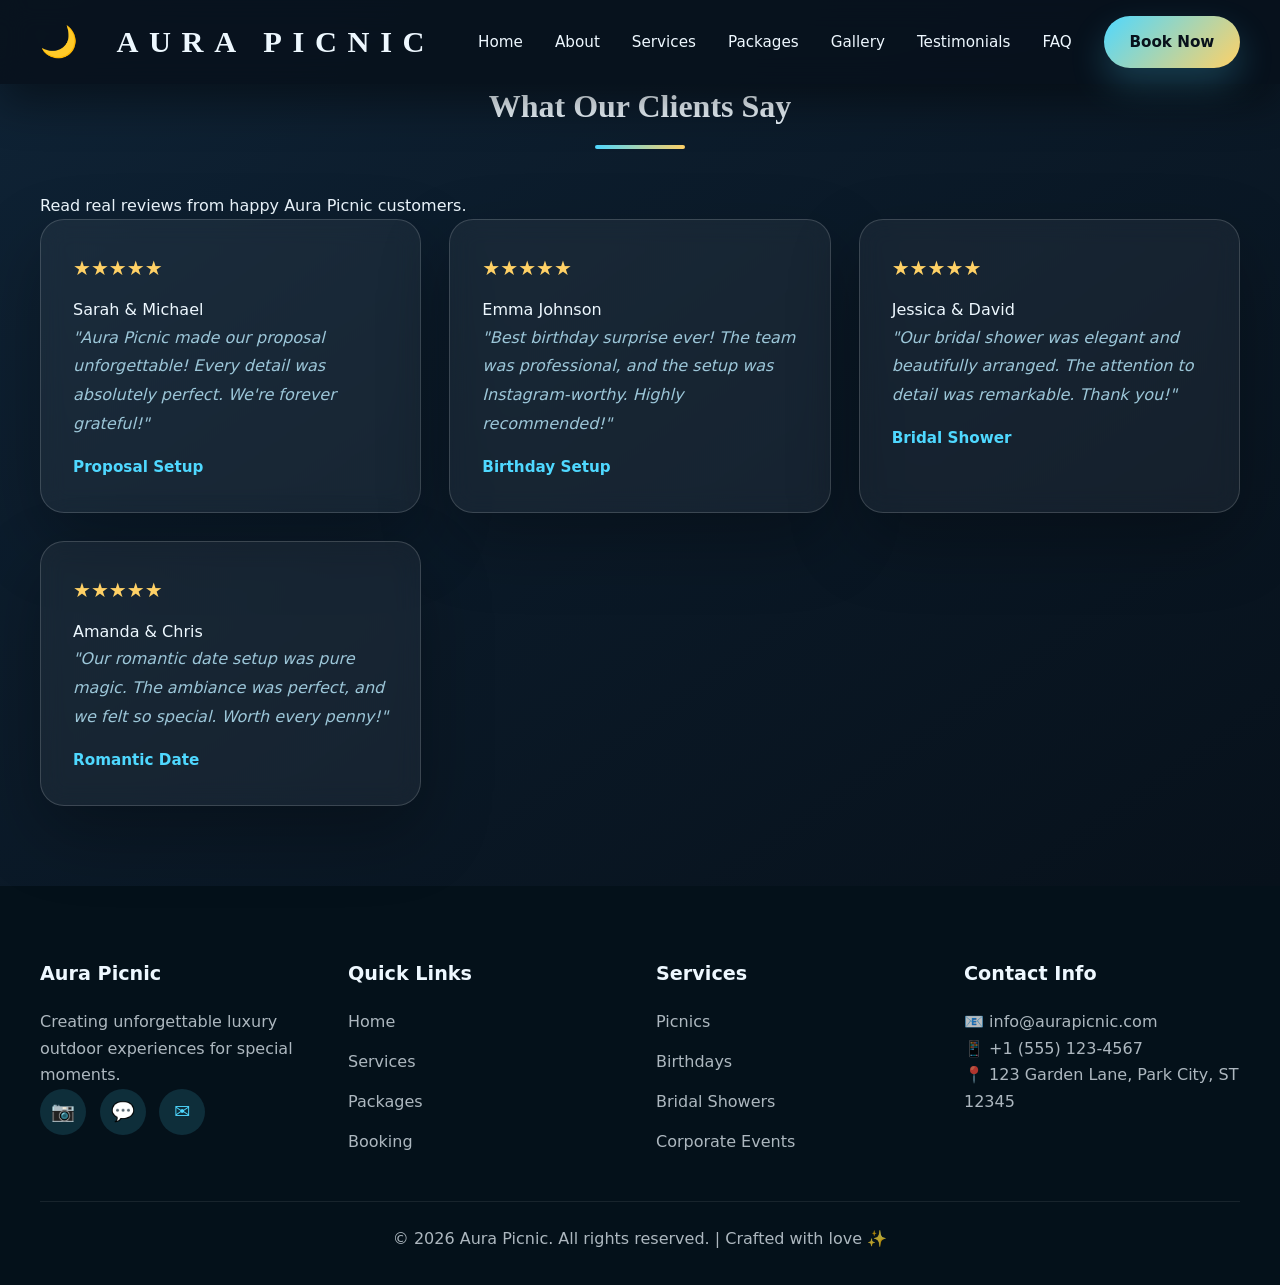
<file: testimonials.html>
<!DOCTYPE html>
<html lang="en">
<head>
    <meta charset="UTF-8">
    <meta name="viewport" content="width=device-width, initial-scale=1.0">
    <title>Testimonials - Aura Picnic</title>
    <link rel="stylesheet" href="style.css">
</head>
<body>
    <nav class="navbar">
        <div class="nav-container">
            <div class="nav-logo">
                <span class="logo-icon">🌙</span> Aura Picnic
            </div>
            <div class="hamburger" id="hamburger">
                <span></span>
                <span></span>
                <span></span>
            </div>
            <ul class="nav-menu" id="navMenu">
                <li><a href="index.html" class="nav-link">Home</a></li>
                <li><a href="index.html#about" class="nav-link">About</a></li>
                <li><a href="services.html" class="nav-link">Services</a></li>
                <li><a href="packages.html" class="nav-link">Packages</a></li>
                <li><a href="gallery.html" class="nav-link">Gallery</a></li>
                <li><a href="testimonials.html" class="nav-link">Testimonials</a></li>
                <li><a href="faq.html" class="nav-link">FAQ</a></li>
                <li><a href="booking.html" class="nav-link book-btn">Book Now</a></li>
            </ul>
        </div>
    </nav>

    <section id="testimonials" class="testimonials">
        <div class="container">
            <h2 class="section-title">What Our Clients Say</h2>
            <p class="section-subtitle">Read real reviews from happy Aura Picnic customers.</p>
            <div class="testimonials-grid">
                <div class="testimonial-card">
                    <div class="testimonial-header">
                        <div class="stars">★★★★★</div>
                        <p class="client-name">Sarah & Michael</p>
                    </div>
                    <p class="testimonial-text">"Aura Picnic made our proposal unforgettable! Every detail was absolutely perfect. We're forever grateful!"</p>
                    <p class="client-event">Proposal Setup</p>
                </div>
                <div class="testimonial-card">
                    <div class="testimonial-header">
                        <div class="stars">★★★★★</div>
                        <p class="client-name">Emma Johnson</p>
                    </div>
                    <p class="testimonial-text">"Best birthday surprise ever! The team was professional, and the setup was Instagram-worthy. Highly recommended!"</p>
                    <p class="client-event">Birthday Setup</p>
                </div>
                <div class="testimonial-card">
                    <div class="testimonial-header">
                        <div class="stars">★★★★★</div>
                        <p class="client-name">Jessica & David</p>
                    </div>
                    <p class="testimonial-text">"Our bridal shower was elegant and beautifully arranged. The attention to detail was remarkable. Thank you!"</p>
                    <p class="client-event">Bridal Shower</p>
                </div>
                <div class="testimonial-card">
                    <div class="testimonial-header">
                        <div class="stars">★★★★★</div>
                        <p class="client-name">Amanda & Chris</p>
                    </div>
                    <p class="testimonial-text">"Our romantic date setup was pure magic. The ambiance was perfect, and we felt so special. Worth every penny!"</p>
                    <p class="client-event">Romantic Date</p>
                </div>
            </div>
        </div>
    </section>

    <footer class="footer">
        <div class="container">
            <div class="footer-content">
                <div class="footer-section">
                    <h4>Aura Picnic</h4>
                    <p>Creating unforgettable luxury outdoor experiences for special moments.</p>
                    <div class="social-links">
                        <a href="#" class="social-icon" title="Instagram">📷</a>
                        <a href="#" class="social-icon" title="WhatsApp">💬</a>
                        <a href="#" class="social-icon" title="Email">✉️</a>
                    </div>
                </div>
                <div class="footer-section">
                    <h4>Quick Links</h4>
                    <ul>
                        <li><a href="index.html">Home</a></li>
                        <li><a href="services.html">Services</a></li>
                        <li><a href="packages.html">Packages</a></li>
                        <li><a href="booking.html">Booking</a></li>
                    </ul>
                </div>
                <div class="footer-section">
                    <h4>Services</h4>
                    <ul>
                        <li><a href="services.html">Picnics</a></li>
                        <li><a href="services.html">Birthdays</a></li>
                        <li><a href="services.html">Bridal Showers</a></li>
                        <li><a href="services.html">Corporate Events</a></li>
                    </ul>
                </div>
                <div class="footer-section">
                    <h4>Contact Info</h4>
                    <p>📧 info@aurapicnic.com</p>
                    <p>📱 +1 (555) 123-4567</p>
                    <p>📍 123 Garden Lane, Park City, ST 12345</p>
                </div>
            </div>
            <div class="footer-bottom">
                <p>&copy; 2026 Aura Picnic. All rights reserved. | Crafted with love ✨</p>
            </div>
        </div>
    </footer>

    <button id="backToTopBtn" class="back-to-top" title="Back to top">↑</button>
    <script src="script.js"></script>
</body>
</html>
</file>
<file: style.css>
﻿/* ============================================
   MIDNIGHT OASIS - Dark Modern Website Theme
   ============================================ */

* {
    margin: 0;
    padding: 0;
    box-sizing: border-box;
}

:root {
    --bg: #07111b;
    --surface: #111f2e;
    --surface-soft: #152a3d;
    --surface-lift: #1f3b56;
    --surface-strong: #0d1621;
    --accent: #4fd8ff;
    --accent-2: #ffd166;
    --text: #eef8ff;
    --muted: #9cc6d8;
    --border: rgba(255, 255, 255, 0.08);
    --shadow: rgba(0, 0, 0, 0.45);
    --font-primary: 'Inter', system-ui, sans-serif;
    --font-elegant: 'Georgia', serif;
    --transition: all 0.28s ease;
    --transition-slow: all 0.45s ease;
}

html {
    scroll-behavior: smooth;
    scroll-padding-top: 90px;
}

body {
    font-family: var(--font-primary);
    color: var(--text);
    background: radial-gradient(circle at top left, rgba(79, 216, 255, 0.12), transparent 25%),
                radial-gradient(circle at bottom right, rgba(255, 209, 102, 0.12), transparent 18%),
                var(--bg);
    line-height: 1.65;
    overflow-x: hidden;
}

.container {
    width: min(1200px, calc(100% - 40px));
    margin: 0 auto;
}

/* Ensure anchored sections are visible below the fixed header */
section {
    scroll-margin-top: 110px;
}

/* Ensure packages and gallery are visually distinct and on top of background */
.packages, .gallery {
    position: relative;
    z-index: 0;
}

.section-title {
    font-size: clamp(2rem, 2.4vw, 2.8rem);
    text-align: center;
    margin-bottom: 2.75rem;
    color: var(--text);
    font-family: var(--font-elegant);
    font-weight: 700;
    position: relative;
    padding-bottom: 1rem;
}

.section-title::after {
    content: '';
    position: absolute;
    bottom: 0;
    left: 50%;
    transform: translateX(-50%);
    width: 90px;
    height: 4px;
    border-radius: 999px;
    background: linear-gradient(90deg, var(--accent), var(--accent-2));
}

.navbar {
    position: fixed;
    inset: 0 auto auto 0;
    width: 100%;
    padding: 1rem 0;
    z-index: 1000;
    background: rgba(7, 17, 27, 0.86);
    backdrop-filter: blur(14px);
    box-shadow: 0 18px 45px var(--shadow);
}

.nav-container {
    display: flex;
    justify-content: space-between;
    align-items: center;
    width: min(1200px, calc(100% - 40px));
    margin: 0 auto;
}

.nav-logo {
    font-size: 1.9rem;
    font-weight: 700;
    color: var(--text);
    letter-spacing: 0.35em;
    text-transform: uppercase;
    font-family: var(--font-elegant);
}

.logo-icon {
    margin-right: 0.7rem;
    animation: glow 2.2s ease-in-out infinite;
}

@keyframes glow {
    0%, 100% { opacity: 0.85; filter: drop-shadow(0 0 12px rgba(79, 216, 255, 0.5)); }
    50% { opacity: 1; filter: drop-shadow(0 0 22px rgba(255, 209, 102, 0.75)); }
}

.nav-menu {
    display: flex;
    align-items: center;
    gap: 2rem;
    list-style: none;
}

.nav-link {
    color: var(--text);
    text-decoration: none;
    font-weight: 500;
    font-size: 0.95rem;
    position: relative;
}

.nav-link::after {
    content: '';
    position: absolute;
    left: 0;
    bottom: -6px;
    width: 0;
    height: 2px;
    border-radius: 999px;
    background: var(--accent);
    transition: width 0.25s ease;
}

.nav-link:hover::after,
.nav-link:focus-visible::after {
    width: 100%;
}

.book-btn {
    display: inline-flex;
    align-items: center;
    justify-content: center;
    background: linear-gradient(135deg, var(--accent), var(--accent-2));
    color: #08111b !important;
    padding: 0.85rem 1.6rem;
    border-radius: 999px;
    font-weight: 700;
    box-shadow: 0 16px 35px rgba(79, 216, 255, 0.22);
}

.book-btn:hover {
    transform: translateY(-2px);
}

.hamburger {
    display: none;
    flex-direction: column;
    gap: 6px;
    cursor: pointer;
}

.hamburger span {
    width: 24px;
    height: 3px;
    background: var(--text);
    border-radius: 999px;
}

.hero {
    min-height: 100vh;
    position: relative;
    display: flex;
    align-items: center;
    justify-content: center;
    margin-top: 80px;
    padding: 4rem 0;
    background: radial-gradient(circle at 20% 20%, rgba(79, 216, 255, 0.14), transparent 18%),
                radial-gradient(circle at 80% 10%, rgba(255, 209, 102, 0.12), transparent 20%),
                linear-gradient(145deg, #08111b 0%, #0c1f32 35%, #152a3d 100%);
    overflow: hidden;
}

.hero::before {
    content: '';
    position: absolute;
    inset: 0;
    background: radial-gradient(circle at 50% 40%, rgba(255, 255, 255, 0.08), transparent 25%);
    pointer-events: none;
}

.hero-overlay {
    position: absolute;
    inset: 0;
    background: linear-gradient(180deg, rgba(7, 17, 27, 0.4), rgba(7, 17, 27, 0.7));
    z-index: 1;
}

.hero-content {
    position: relative;
    z-index: 2;
    max-width: 820px;
    text-align: center;
    padding: 0 1rem;
}

.hero-title {
    font-size: clamp(2.8rem, 5vw, 4.6rem);
    line-height: 1.02;
    color: #f6fbff;
    font-family: var(--font-elegant);
    font-weight: 800;
    text-shadow: 0 20px 45px rgba(0, 0, 0, 0.35);
}

.hero-subtitle {
    margin: 1.5rem auto 2.5rem;
    max-width: 720px;
    font-size: 1.12rem;
    color: rgba(238, 248, 255, 0.8);
}

.cta-button {
    display: inline-flex;
    align-items: center;
    justify-content: center;
    padding: 1rem 2.4rem;
    background: linear-gradient(135deg, rgba(79, 216, 255, 0.95), rgba(255, 209, 102, 0.95));
    color: #08111b;
    border-radius: 999px;
    font-weight: 700;
    box-shadow: 0 20px 45px rgba(79, 216, 255, 0.2);
    transition: var(--transition);
}

.cta-button:hover {
    transform: translateY(-2px);
    box-shadow: 0 26px 55px rgba(79, 216, 255, 0.3);
}

.about,
.services,
.packages,
.gallery,
.testimonials,
.faq,
.booking {
    padding: 5rem 0;
}

.about {
    background: transparent;
}

.services,
.packages,
.gallery {
    background: linear-gradient(180deg, rgba(16, 46, 78, 0.96), rgba(9, 20, 32, 0.98));
    border-top: 1px solid rgba(255, 255, 255, 0.08);
    position: relative;
    z-index: 1;
}

.testimonials,
.faq,
.booking {
    background: linear-gradient(180deg, rgba(12, 31, 47, 0.98), rgba(7, 17, 27, 0.98));
    position: relative;
    z-index: 1;
}

.about-content {
    display: grid;
    grid-template-columns: repeat(2, minmax(0, 1fr));
    gap: 2.5rem;
    align-items: start;
    margin-bottom: 3rem;
}

.about-text p {
    margin-bottom: 1.5rem;
    color: var(--muted);
    font-size: 1rem;
}

.why-choose-us h3 {
    color: var(--text);
    margin-bottom: 1.75rem;
    font-size: 1.8rem;
}

.why-cards {
    display: grid;
    grid-template-columns: repeat(2, minmax(0, 1fr));
    gap: 1.5rem;
}

.why-card,
.service-card,
.package-card,
.testimonial-card,
.faq-question,
.booking-wrapper,
.gallery-item,
.booking-summary {
    background: rgba(255, 255, 255, 0.05);
    border: 1px solid rgba(255, 255, 255, 0.16);
    box-shadow: 0 28px 70px rgba(0, 0, 0, 0.28);
    backdrop-filter: blur(12px);
}

.why-card {
    border-radius: 24px;
    padding: 1.7rem;
    text-align: left;
    transition: var(--transition);
}

.why-card:hover {
    transform: translateY(-6px);
    border-color: rgba(79, 216, 255, 0.28);
}

.why-icon {
    display: inline-flex;
    align-items: center;
    justify-content: center;
    width: 3.25rem;
    height: 3.25rem;
    margin-bottom: 1rem;
    border-radius: 18px;
    background: rgba(79, 216, 255, 0.12);
    color: var(--accent);
    font-size: 1.5rem;
}

.why-card h4 {
    color: var(--text);
    margin-bottom: 0.75rem;
}

.why-card p {
    color: var(--muted);
}

.stats-container {
    display: grid;
    grid-template-columns: repeat(3, minmax(0, 1fr));
    gap: 1.5rem;
}

.stat {
    padding: 2rem;
    border-radius: 1.5rem;
    text-align: center;
}

.stat-number {
    font-size: 3.2rem;
    font-weight: 800;
    color: var(--accent);
    margin-bottom: 0.5rem;
}

.stat-label {
    color: var(--muted);
    font-size: 0.98rem;
}

.services-grid,
.packages-grid,
.testimonials-grid,
.gallery-grid {
    display: grid;
    grid-template-columns: repeat(auto-fit, minmax(300px, 1fr));
    gap: 1.75rem;
    position: relative;
    z-index: 1;
}

.service-card,
.package-card,
.testimonial-card {
    border-radius: 24px;
    overflow: hidden;
    display: flex;
    flex-direction: column;
    transition: var(--transition);
}

.package-card {
    padding: 2rem;
}

.service-card:hover,
.package-card:hover,
.testimonial-card:hover {
    transform: translateY(-8px);
}

.service-image {
    width: 100%;
    height: 250px;
    background-size: cover;
    background-position: center;
    transition: transform 0.5s ease;
}

.service-card:hover .service-image {
    transform: scale(1.06);
}

.service-content,
.package-card {
    color: var(--text);
}

.service-content {
    padding: 2rem;
    flex-grow: 1;
}

.service-content h3,
.package-header h3,
.client-name,
.footer-section h4 {
    color: var(--text);
}

.service-content p,
.package-subtitle,
.testimonial-text,
.footer-section p,
.package-features li,
.form-group label,
.faq-question,
.faq-answer p,
.booking-summary p,
.footer-section ul li a {
    color: var(--muted);
}

.service-features {
    display: flex;
    flex-wrap: wrap;
    gap: 0.75rem;
    margin-bottom: 1.5rem;
}

.feature-tag {
    background: rgba(79, 216, 255, 0.12);
    color: var(--accent);
    padding: 0.45rem 0.95rem;
    border-radius: 999px;
    font-size: 0.85rem;
}

.explore {
    padding: 4rem 0;
}

.explore-grid {
    display: grid;
    grid-template-columns: repeat(auto-fit, minmax(240px, 1fr));
    gap: 1.5rem;
    margin-top: 2.5rem;
}

.explore-card {
    background: rgba(255, 255, 255, 0.05);
    border: 2px solid rgba(79, 216, 255, 0.15);
    border-radius: 24px;
    padding: 2rem;
    min-height: 240px;
    display: flex;
    flex-direction: column;
    justify-content: space-between;
    transition: var(--transition);
}

.explore-card:hover {
    border-color: rgba(79, 216, 255, 0.28);
    transform: translateY(-4px);
}

.explore-card h3 {
    margin-bottom: 1rem;
    color: #ffffff;
    font-size: 1.35rem;
}

.explore-card p {
    color: var(--muted);
    line-height: 1.8;
    margin-bottom: 1.5rem;
}

.service-footer {
    display: flex;
    justify-content: space-between;
    align-items: center;
    border-top: 1px solid rgba(255, 255, 255, 0.06);
    padding-top: 1.25rem;
    margin-top: auto;
}

.price,
.price-amount {
    color: var(--accent);
}

.service-btn,
.package-btn,
.submit-btn {
    display: inline-flex;
    align-items: center;
    justify-content: center;
    background: linear-gradient(135deg, var(--accent), var(--accent-2));
    color: #08111b;
    border: none;
    border-radius: 999px;
    padding: 1rem 1.6rem;
    min-width: 180px;
    max-width: fit-content;
    min-height: 48px;
    font-weight: 700;
    transition: var(--transition);
    cursor: pointer;
    text-decoration: none;
    font-size: 1rem;
}

.booking-form .submit-btn {
    width: fit-content;
    align-self: center;
    margin: 0 auto;
}

.service-btn:hover,
.package-btn:hover,
.submit-btn:hover {
    transform: translateY(-2px);
    box-shadow: 0 18px 40px rgba(79, 216, 255, 0.22);
}

.package-ribbon {
    position: absolute;
    top: 1rem;
    right: 1rem;
    background: linear-gradient(135deg, var(--accent), var(--accent-2));
    color: #08111b;
    padding: 0.55rem 1.2rem;
    border-radius: 999px;
    font-size: 0.82rem;
    box-shadow: 0 15px 30px rgba(0, 0, 0, 0.22);
}

.package-price {
    margin-bottom: 1.5rem;
    padding-bottom: 1.5rem;
    border-bottom: 1px solid rgba(255, 255, 255, 0.06);
}

.price-period,
.package-subtitle {
    color: var(--muted);
}

.package-features {
    list-style: none;
    margin-bottom: 2rem;
    padding: 0;
}

.package-features li {
    display: flex;
    align-items: center;
    gap: 1rem;
    padding: 0.75rem 0;
}

.check {
    display: inline-flex;
    width: 24px;
    height: 24px;
    align-items: center;
    justify-content: center;
    border-radius: 50%;
    background: rgba(255, 209, 102, 0.16);
    color: var(--accent-2);
    font-size: 0.85rem;
}

.gallery {
    background: transparent;
}

.gallery-item {
    position: relative;
    min-height: 330px;
    border-radius: 24px;
    overflow: hidden;
    background-size: cover;
    background-position: center;
    border: 1px solid rgba(255, 255, 255, 0.16);
    background-color: rgba(255, 255, 255, 0.05);
}

.gallery-item::before {
    content: '';
    position: absolute;
    inset: 0;
    background: linear-gradient(180deg, rgba(15, 35, 54, 0.12), rgba(7, 17, 27, 0.6));
    opacity: 1;
}

.gallery-overlay {
    position: absolute;
    inset: 0;
    display: flex;
    align-items: flex-end;
    padding: 1.75rem;
    z-index: 1;
}

.gallery-title {
    color: #f7fbff;
    font-size: 1.25rem;
    font-weight: 700;
}

.testimonials {
    background: linear-gradient(145deg, rgba(15, 35, 54, 0.95), rgba(7, 17, 27, 0.95));
}

.testimonial-card {
    padding: 2rem;
    border-radius: 24px;
}

.stars {
    color: #ffd166;
    font-size: 1.25rem;
    margin-bottom: 0.75rem;
}

.testimonial-text {
    font-style: italic;
    color: var(--muted);
    line-height: 1.8;
    margin-bottom: 1rem;
}

.client-event {
    color: var(--accent);
    font-weight: 700;
    font-size: 0.95rem;
}

.faq {
    background: transparent;
}

.faq-container {
    max-width: 800px;
    margin: 0 auto;
}

.faq-item {
    margin-bottom: 1rem;
}

.faq-question {
    width: 100%;
    background: rgba(12, 31, 47, 0.96);
    border: 1px solid var(--border);
    padding: 1.35rem 1.5rem;
    border-radius: 20px;
    display: flex;
    justify-content: space-between;
    align-items: center;
    color: var(--text);
    font-size: 1rem;
    cursor: pointer;
}

.faq-question:hover {
    border-color: rgba(79, 216, 255, 0.28);
}

.faq-icon {
    width: 34px;
    height: 34px;
    display: inline-flex;
    align-items: center;
    justify-content: center;
    border-radius: 50%;
    background: rgba(79, 216, 255, 0.12);
    color: var(--accent);
    transition: var(--transition);
}

.faq-item.active .faq-icon {
    transform: rotate(45deg);
    background: var(--accent);
    color: #08111b;
}

.faq-answer {
    max-height: 0;
    overflow: hidden;
    transition: max-height 0.32s ease;
}

.faq-item.active .faq-answer {
    max-height: 320px;
}

.faq-answer p {
    padding: 1.25rem 1.5rem;
    color: var(--muted);
    line-height: 1.75;
    background: rgba(11, 22, 33, 0.92);
    border: 1px solid var(--border);
    border-top: none;
    border-radius: 0 0 20px 20px;
}

.booking {
    background: linear-gradient(180deg, rgba(7, 17, 27, 0.92), rgba(12, 31, 47, 0.92));
    overflow: hidden;
}

.booking-summary,
.booking-wrapper {
    border-radius: 24px;
    padding: 0;
}

.booking-summary {
    padding: 1.35rem 1.5rem;
    margin-bottom: 2rem;
}

.invoice-section {
    padding: 1.35rem 1.5rem;
    margin-top: 2rem;
    border-radius: 24px;
    background: rgba(255, 255, 255, 0.05);
    border: 1px solid rgba(255, 255, 255, 0.16);
    box-shadow: 0 28px 70px rgba(0, 0, 0, 0.28);
}

.invoice-section.hidden {
    display: none;
}

.invoice-card {
    display: grid;
    gap: 1.25rem;
}

.invoice-header h3 {
    margin-bottom: 0.5rem;
}

.invoice-note {
    color: var(--muted);
    margin: 0;
}

.invoice-details {
    display: grid;
    gap: 0.85rem;
}

.invoice-row {
    display: flex;
    justify-content: space-between;
    gap: 1rem;
    flex-wrap: wrap;
    padding: 0.9rem 0.9rem;
    background: rgba(12, 31, 47, 0.96);
    border: 1px solid rgba(255, 255, 255, 0.08);
    border-radius: 18px;
}

.invoice-row span {
    color: var(--muted);
}

.invoice-row strong {
    color: #ffffff;
    text-align: right;
    min-width: 120px;
}

.invoice-message {
    align-items: flex-start;
}

.invoice-row.invoice-message strong {
    max-width: 100%;
}

@media print {
    body {
        margin: 0;
        background: #fff;
        color: #000;
    }

    nav,
    .footer,
    .booking-summary,
    .booking-wrapper,
    .booking-form,
    .form-note,
    #backToTopBtn,
    .submit-btn:not(#printInvoiceBtn),
    .hamburger,
    .footer-section,
    .footer-bottom,
    .social-links,
    .nav-menu {
        display: none !important;
    }

    #invoiceSection,
    #invoiceSection * {
        display: block !important;
        visibility: visible !important;
    }

    .invoice-section {
        background: #fff !important;
        border: none !important;
        box-shadow: none !important;
        color: #111 !important;
    }

    .invoice-row {
        background: #fff !important;
        border-color: #ccc !important;
    }

    .invoice-row span,
    .invoice-row strong {
        color: #111 !important;
    }

    .invoice-row strong {
        font-weight: 700 !important;
    }

    #printInvoiceBtn {
        display: none !important;
    }
}

.booking-form {
    display: flex;
    flex-direction: column;
    padding: 1.5rem;
}

.form-row {
    display: grid;
    grid-template-columns: repeat(2, minmax(0, 1fr));
    gap: 1.5rem;
    margin-bottom: 1.4rem;
}

.form-group {
    display: flex;
    flex-direction: column;
}

.form-group.full-width {
    grid-column: 1 / -1;
}

.form-group label {
    margin-bottom: 0.65rem;
    color: var(--text);
    font-size: 0.95rem;
    font-weight: 600;
}

.form-group input,
.form-group select,
.form-group textarea {
    width: 100%;
    padding: 1rem;
    border-radius: 18px;
    border: 1px solid rgba(255, 255, 255, 0.08);
    background: rgba(12, 31, 47, 0.95);
    color: var(--text);
    font-size: 1rem;
    outline: none;
    transition: var(--transition);
    box-sizing: border-box;
}

.form-group input:focus,
.form-group select:focus,
.form-group textarea:focus {
    border-color: rgba(79, 216, 255, 0.4);
    background: rgba(18, 44, 65, 0.96);
}

.form-group textarea {
    min-height: 150px;
}

.error-message {
    margin-top: 0.5rem;
    color: #ff6b6b;
    font-size: 0.92rem;
    min-height: 1rem;
    line-height: 1.2;
}

.invalid-field {
    border-color: #f44336 !important;
    box-shadow: 0 0 0 2px rgba(244, 67, 54, 0.16);
}

.form-note {
    margin-top: 1.25rem;
    color: var(--muted);
    text-align: center;
}

.footer {
    background: #04111a;
    padding: 4.5rem 0 2rem;
}

.footer-content {
    display: grid;
    grid-template-columns: repeat(auto-fit, minmax(220px, 1fr));
    gap: 2rem;
    margin-bottom: 2rem;
}

.footer-section h4 {
    font-size: 1.2rem;
    margin-bottom: 1.25rem;
    color: var(--text);
}

.footer-section p,
.footer-section ul li,
.footer-bottom p {
    color: rgba(238, 248, 255, 0.72);
}

.footer-section ul {
    list-style: none;
    padding: 0;
}

.footer-section ul li {
    margin-bottom: 0.85rem;
}

.footer-section ul li a {
    color: rgba(238, 248, 255, 0.72);
    text-decoration: none;
    transition: var(--transition);
}

.footer-section ul li a:hover {
    color: var(--accent);
}

.social-links {
    display: flex;
    gap: 0.85rem;
}

.social-icon {
    width: 46px;
    height: 46px;
    display: inline-flex;
    align-items: center;
    justify-content: center;
    border-radius: 50%;
    background: rgba(79, 216, 255, 0.14);
    color: var(--accent);
    text-decoration: none;
    font-size: 1.2rem;
    transition: var(--transition);
}

.social-icon:hover {
    transform: translateY(-3px);
    background: rgba(79, 216, 255, 0.26);
}

.footer-bottom {
    text-align: center;
    color: rgba(238, 248, 255, 0.7);
    border-top: 1px solid rgba(255, 255, 255, 0.08);
    padding-top: 1.5rem;
}

.back-to-top {
    position: fixed;
    bottom: 28px;
    right: 28px;
    width: 52px;
    height: 52px;
    border-radius: 50%;
    background: linear-gradient(135deg, var(--accent), var(--accent-2));
    color: #08111b;
    border: none;
    font-size: 1.4rem;
    cursor: pointer;
    opacity: 0;
    visibility: hidden;
    transition: var(--transition);
    box-shadow: 0 18px 40px rgba(0, 0, 0, 0.25);
    display: inline-flex;
    align-items: center;
    justify-content: center;
    z-index: 999;
}

.back-to-top.show {
    opacity: 1;
    visibility: visible;
}

.back-to-top:hover {
    transform: translateY(-4px);
}

@media (max-width: 992px) {
    .about-content,
    .stats-container,
    .why-cards {
        grid-template-columns: 1fr;
    }

    .form-row {
        grid-template-columns: 1fr;
    }
}

@media (max-width: 768px) {
    .hamburger {
        display: flex;
    }

    .nav-menu {
        position: fixed;
        top: 72px;
        right: -100%;
        width: 100%;
        flex-direction: column;
        background: rgba(7, 17, 27, 0.98);
        padding: 2rem 1.5rem;
        gap: 1rem;
        transition: right 0.28s ease;
        z-index: 1001;
    }

    .nav-menu.active {
        right: 0;
    }

    .nav-menu li {
        padding: 0.6rem 0;
        border-bottom: 1px solid rgba(255, 255, 255, 0.06);
    }

    .nav-menu li:last-child {
        border-bottom: none;
    }

    .hero {
        padding-top: 5rem;
    }

    .hero-title {
        font-size: 2.6rem;
    }

    .hero-subtitle {
        font-size: 1rem;
    }
}

@media (max-width: 768px) {
    .booking-form {
        padding: 1rem;
    }

    .booking-wrapper {
        padding: 1rem;
    }

    .explore-card {
        padding: 1.5rem;
        min-height: 200px;
    }

    .explore-card h3 {
        font-size: 1.2rem;
    }

    .package-btn {
        width: 100%;
        padding: 1rem;
        min-height: 52px;
    }

    .services-grid,
    .packages-grid,
    .testimonials-grid,
    .gallery-grid {
        grid-template-columns: repeat(auto-fit, minmax(250px, 1fr));
        gap: 1.25rem;
    }

    .package-card,
    .service-card {
        padding: 1.5rem;
    }
}

@media (max-width: 576px) {
    .section-title {
        font-size: 2rem;
    }

    .hero-title {
        font-size: 2.2rem;
    }

    .cta-button,
    .book-btn,
    .service-btn,
    .package-btn,
    .submit-btn {
        width: 100%;
        min-height: 52px;
        padding: 1rem;
        font-size: 1rem;
    }

    .booking-form {
        padding: 1rem;
        margin: 0;
    }

    .form-row {
        margin-bottom: 1rem;
    }

    .form-group label {
        margin-bottom: 0.5rem;
        font-size: 0.9rem;
    }

    .form-group input,
    .form-group select,
    .form-group textarea {
        padding: 0.75rem;
        font-size: 16px;
        min-height: 44px;
    }

    .explore-card {
        padding: 1.25rem;
        min-height: 180px;
        gap: 1rem;
    }

    .explore-card h3 {
        font-size: 1.1rem;
        margin-bottom: 0.5rem;
    }

    .explore-card p {
        font-size: 0.95rem;
        margin-bottom: 1rem;
    }

    .services-grid,
    .packages-grid,
    .testimonials-grid,
    .gallery-grid {
        grid-template-columns: 1fr;
        gap: 1rem;
    }

    .package-card,
    .service-card,
    .testimonial-card {
        padding: 1.25rem;
    }

    .package-price {
        margin-bottom: 1rem;
        padding-bottom: 1rem;
    }

    .package-features li {
        padding: 0.5rem 0;
    }

    .gallery-item {
        min-height: 240px;
    }

    .footer-content {
        gap: 1.25rem;
    }
}

@media (prefers-reduced-motion: reduce) {
    *, *::before, *::after {
        animation-duration: 0.01ms !important;
        animation-iteration-count: 1 !important;
        transition-duration: 0.01ms !important;
        scroll-behavior: auto !important;
    }
}
</file>
